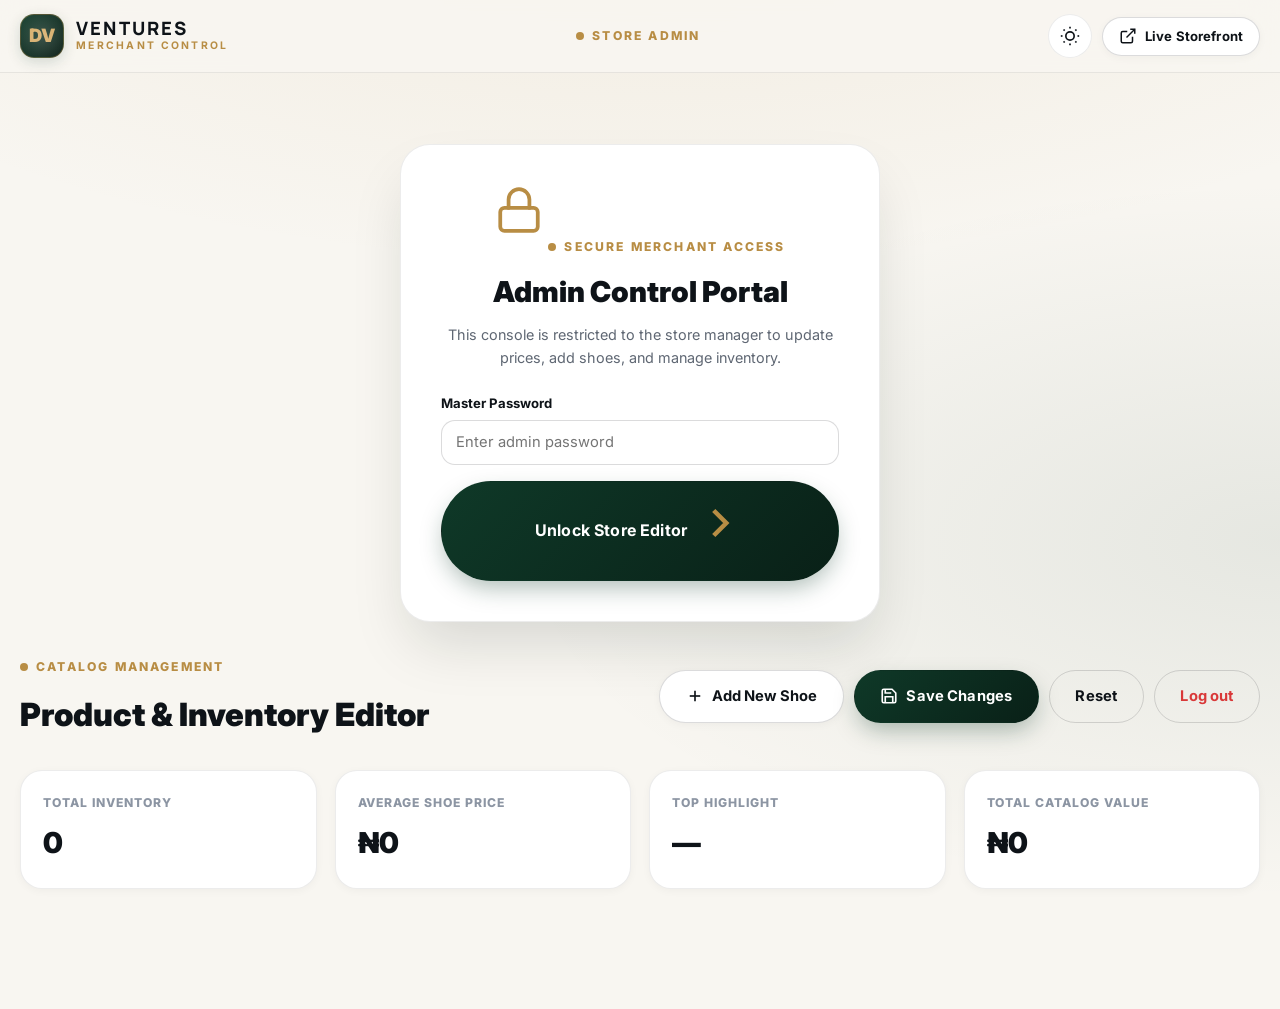
<file: admin.html>
<!DOCTYPE html>
<html lang="en">
  <head>
    <meta charset="UTF-8" />
    <meta name="viewport" content="width=device-width, initial-scale=1.0" />
    <title>Store Management Portal | DV Ventures</title>
    <link rel="preconnect" href="https://fonts.googleapis.com" />
    <link rel="preconnect" href="https://fonts.gstatic.com" crossorigin />
    <link
      href="https://fonts.googleapis.com/css2?family=Inter:wght@400;500;600;700;800;900&family=Manrope:wght@600;700;800;900&display=swap"
      rel="stylesheet"
    />
    <link rel="stylesheet" href="styles.css" />
  </head>
  <body class="theme-light">
    <header class="topbar">
      <div class="container topbar-inner">
        <a href="index.html" class="brand" aria-label="DV Ventures Home">
          <div class="brand-mark">DV</div>
          <div class="brand-info">
            <span class="brand-title">VENTURES</span>
            <span class="brand-subtitle">Merchant Control</span>
          </div>
        </a>

        <div class="cart-header-title">
          <span class="eyebrow" style="margin-bottom: 0;">Store Admin</span>
        </div>

        <nav class="header-actions" aria-label="Quick actions">
          <button id="themeToggle" class="icon-btn" type="button" aria-label="Toggle theme">
            <svg class="theme-icon-sun" viewBox="0 0 24 24" fill="none" stroke="currentColor" stroke-width="2">
              <circle cx="12" cy="12" r="5"></circle>
              <line x1="12" y1="1" x2="12" y2="3"></line>
              <line x1="12" y1="21" x2="12" y2="23"></line>
              <line x1="4.22" y1="4.22" x2="5.64" y2="5.64"></line>
              <line x1="18.36" y1="18.36" x2="19.78" y2="19.78"></line>
              <line x1="1" y1="12" x2="3" y2="12"></line>
              <line x1="21" y1="12" x2="23" y2="12"></line>
            </svg>
          </button>
          <a href="index.html" class="button button-secondary button-sm">
            <svg viewBox="0 0 24 24" fill="none" stroke="currentColor" stroke-width="2" width="16" height="16">
              <path d="M18 13v6a2 2 0 0 1-2 2H5a2 2 0 0 1-2-2V8a2 2 0 0 1 2-2h6"></path>
              <polyline points="15 3 21 3 21 9"></polyline>
              <line x1="10" y1="14" x2="21" y2="3"></line>
            </svg>
            <span>Live Storefront</span>
          </a>
        </nav>
      </div>
    </header>

    <main class="container admin-shell">
      <!-- Locked Access Panel -->
      <section id="adminAccessPanel" class="admin-access-panel hidden">
        <div class="admin-access-card">
          <svg viewBox="0 0 24 24" fill="none" stroke="currentColor" stroke-width="1.8" stroke-linecap="round" stroke-linejoin="round">
            <rect x="3" y="11" width="18" height="11" rx="2" ry="2"></rect>
            <path d="M7 11V7a5 5 0 0 1 10 0v4"></path>
          </svg>
          <span class="eyebrow">Secure Merchant Access</span>
          <h1>Admin Control Portal</h1>
          <p>This console is restricted to the store manager to update prices, add shoes, and manage inventory.</p>

          <form id="adminAccessForm" class="checkout-form">
            <div class="form-group" style="text-align: left;">
              <label for="adminPassword">Master Password</label>
              <input id="adminPassword" type="password" placeholder="Enter admin password" required autocomplete="current-password" />
            </div>
            <button class="button button-primary button-lg full" type="submit">
              <span>Unlock Store Editor</span>
              <svg viewBox="0 0 24 24" fill="none" stroke="currentColor" stroke-width="2.2" width="18" height="18">
                <polyline points="9 18 15 12 9 6"></polyline>
              </svg>
            </button>
          </form>
        </div>
      </section>

      <!-- Authenticated Dashboard -->
      <section id="adminDashboard" class="hidden">
        <div class="admin-toolbar">
          <div>
            <span class="eyebrow">Catalog Management</span>
            <h1>Product & Inventory Editor</h1>
          </div>
          <div class="admin-actions">
            <button id="openAddProductBtn" class="button button-secondary" type="button">
              <svg viewBox="0 0 24 24" fill="none" stroke="currentColor" stroke-width="2.2" width="16" height="16">
                <line x1="12" y1="5" x2="12" y2="19"></line>
                <line x1="5" y1="12" x2="19" y2="12"></line>
              </svg>
              <span>Add New Shoe</span>
            </button>
            <button id="saveStoreButton" class="button button-primary" type="button">
              <svg viewBox="0 0 24 24" fill="none" stroke="currentColor" stroke-width="2.2" width="16" height="16">
                <path d="M19 21H5a2 2 0 0 1-2-2V5a2 2 0 0 1 2-2h11l5 5v11a2 2 0 0 1-2 2z"></path>
                <polyline points="17 21 17 13 7 13 7 21"></polyline>
                <polyline points="7 3 7 8 15 8"></polyline>
              </svg>
              <span>Save Changes</span>
            </button>
            <button id="restoreDefaultButton" class="button button-outline" type="button">Reset</button>
            <button id="logoutAdminButton" class="button button-outline" type="button" style="color: var(--danger);">Log out</button>
          </div>
        </div>

        <!-- Metric KPI Cards -->
        <div class="admin-summary-grid">
          <article class="admin-summary-card">
            <span class="summary-label">Total Inventory</span>
            <strong id="adminProductCount">0</strong>
          </article>
          <article class="admin-summary-card">
            <span class="summary-label">Average Shoe Price</span>
            <strong id="adminAveragePrice">₦0</strong>
          </article>
          <article class="admin-summary-card">
            <span class="summary-label">Top Highlight</span>
            <strong id="adminTopTag">—</strong>
          </article>
          <article class="admin-summary-card">
            <span class="summary-label">Total Catalog Value</span>
            <strong id="adminTotalValue">₦0</strong>
          </article>
        </div>

        <!-- Product Editor Grid -->
        <section id="productEditorList" class="admin-editor-list"></section>
      </section>
    </main>

    <!-- ADD NEW SHOE MODAL -->
    <div id="addProductModalBackdrop" class="modal-backdrop" aria-hidden="true">
      <div class="checkout-modal-card" role="dialog" aria-modal="true">
        <button id="closeAddProductModal" class="modal-close" type="button" aria-label="Close modal">
          <svg viewBox="0 0 24 24" fill="none" stroke="currentColor" stroke-width="2.2">
            <line x1="18" y1="6" x2="6" y2="18"></line>
            <line x1="6" y1="6" x2="18" y2="18"></line>
          </svg>
        </button>

        <span class="eyebrow">Catalog Addition</span>
        <h2>Add New Footwear Style</h2>
        <p>Fill out the details below to add a brand-new shoe to your storefront catalog.</p>

        <form id="addProductForm" class="checkout-form">
          <div class="form-row">
            <div class="form-group">
              <label for="newShoeName">Shoe Model Name *</label>
              <input id="newShoeName" type="text" placeholder="e.g. Stealth Velocity X" required />
            </div>
            <div class="form-group">
              <label for="newShoeCategory">Category *</label>
              <select id="newShoeCategory" required>
                <option value="Running">Running</option>
                <option value="Lifestyle">Lifestyle</option>
                <option value="Sneakers">Sneakers</option>
                <option value="Sandals">Sandals</option>
                <option value="Formal">Formal</option>
              </select>
            </div>
          </div>

          <div class="form-row">
            <div class="form-group">
              <label for="newShoePrice">Selling Price (₦) *</label>
              <input id="newShoePrice" type="number" placeholder="28000" required />
            </div>
            <div class="form-group">
              <label for="newShoeOldPrice">Original / Was Price (₦)</label>
              <input id="newShoeOldPrice" type="number" placeholder="36000" />
            </div>
          </div>

          <div class="form-row">
            <div class="form-group">
              <label for="newShoeTag">Badge / Tag</label>
              <input id="newShoeTag" type="text" placeholder="e.g. New Arrival, Best seller" value="New" />
            </div>
            <div class="form-group">
              <label for="newShoeImageFile">Upload Image or URL</label>
              <input id="newShoeImageFile" type="file" accept="image/*" />
            </div>
          </div>

          <div class="form-group">
            <label for="newShoeDetail">Description & Details</label>
            <textarea id="newShoeDetail" rows="3" placeholder="Brief feature summary, materials, comfort tech..."></textarea>
          </div>

          <button class="button button-primary button-lg full" type="submit">
            <span>Publish To Storefront</span>
          </button>
        </form>
      </div>
    </div>

    <!-- TOAST CONTAINER -->
    <div id="toastContainer" class="toast-container"></div>

    <script src="script.js"></script>
  </body>
</html>
</file>
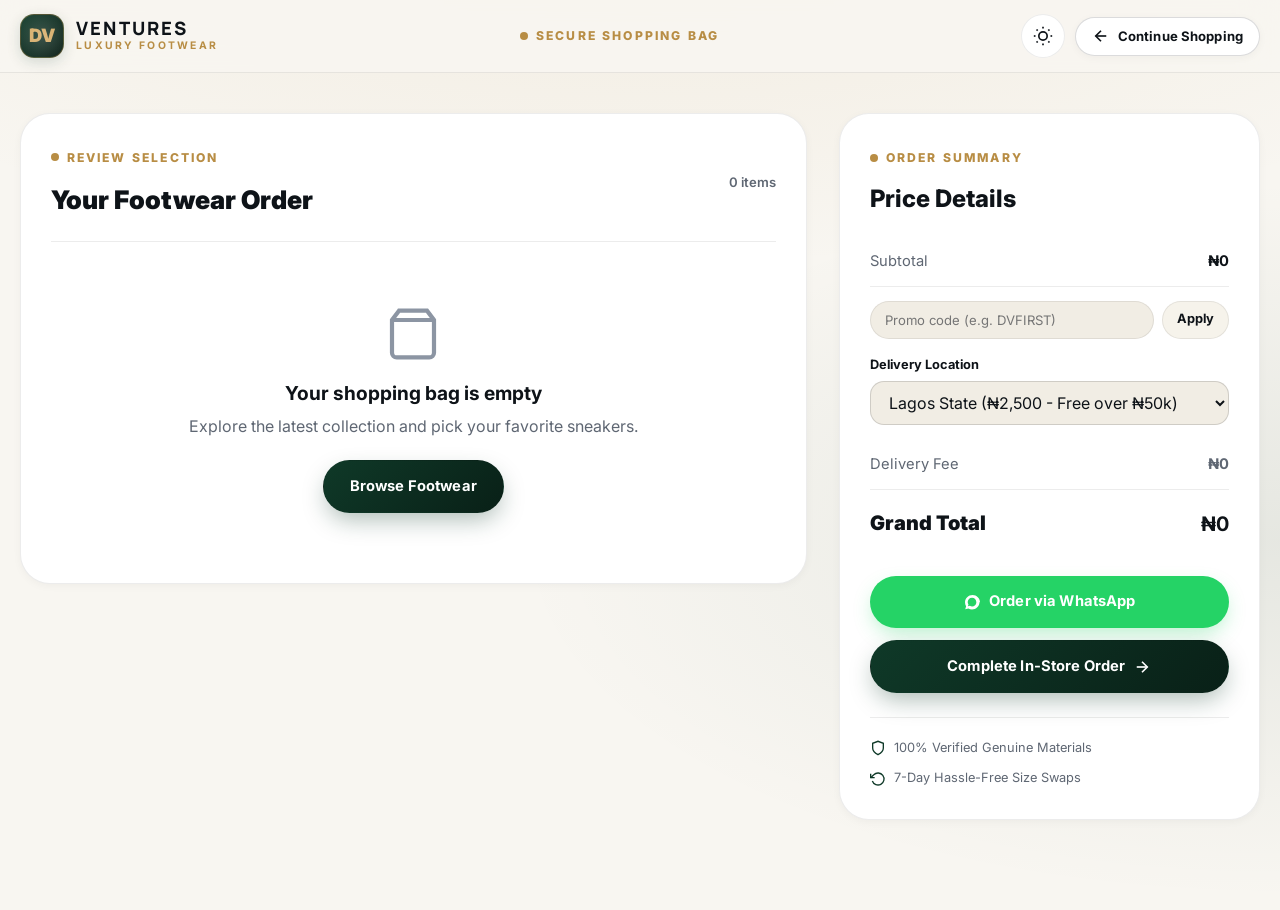
<file: cart.html>
<!DOCTYPE html>
<html lang="en">
  <head>
    <meta charset="UTF-8" />
    <meta name="viewport" content="width=device-width, initial-scale=1.0" />
    <title>Shopping Bag & Checkout | DV Ventures</title>
    <link rel="preconnect" href="https://fonts.googleapis.com" />
    <link rel="preconnect" href="https://fonts.gstatic.com" crossorigin />
    <link
      href="https://fonts.googleapis.com/css2?family=Inter:wght@400;500;600;700;800;900&family=Manrope:wght@600;700;800;900&display=swap"
      rel="stylesheet"
    />
    <link rel="stylesheet" href="styles.css" />
  </head>
  <body class="theme-light">
    <!-- Header -->
    <header class="topbar">
      <div class="container topbar-inner">
        <a href="index.html" class="brand" aria-label="DV Ventures Home">
          <div class="brand-mark">DV</div>
          <div class="brand-info">
            <span class="brand-title">VENTURES</span>
            <span class="brand-subtitle">Luxury Footwear</span>
          </div>
        </a>

        <div class="cart-header-title">
          <span class="eyebrow" style="margin-bottom: 0;">Secure Shopping Bag</span>
        </div>

        <nav class="header-actions" aria-label="Quick actions">
          <button id="themeToggle" class="icon-btn" type="button" aria-label="Toggle theme">
            <svg class="theme-icon-sun" viewBox="0 0 24 24" fill="none" stroke="currentColor" stroke-width="2">
              <circle cx="12" cy="12" r="5"></circle>
              <line x1="12" y1="1" x2="12" y2="3"></line>
              <line x1="12" y1="21" x2="12" y2="23"></line>
              <line x1="4.22" y1="4.22" x2="5.64" y2="5.64"></line>
              <line x1="18.36" y1="18.36" x2="19.78" y2="19.78"></line>
              <line x1="1" y1="12" x2="3" y2="12"></line>
              <line x1="21" y1="12" x2="23" y2="12"></line>
            </svg>
          </button>
          <a href="index.html" class="button button-secondary button-sm">
            <svg viewBox="0 0 24 24" fill="none" stroke="currentColor" stroke-width="2.2" width="16" height="16">
              <line x1="19" y1="12" x2="5" y2="12"></line>
              <polyline points="12 19 5 12 12 5"></polyline>
            </svg>
            <span>Continue Shopping</span>
          </a>
        </nav>
      </div>
    </header>

    <main class="container cart-page-shell">
      <div class="cart-page-layout">
        <!-- Left: Selected Items List -->
        <section class="cart-page-card">
          <div class="cart-page-header">
            <div>
              <span class="eyebrow">Review Selection</span>
              <h2>Your Footwear Order</h2>
            </div>
            <span id="cartPageCount" class="catalog-counter">0 items</span>
          </div>

          <div id="cartPageList" class="cart-page-list"></div>
        </section>

        <!-- Right: Order Summary & Checkout -->
        <aside class="cart-page-card checkout-card">
          <span class="eyebrow">Order Summary</span>
          <h3 style="font-size: 1.5rem; font-weight: 800; margin-bottom: 20px;">Price Details</h3>

          <div class="summary-row">
            <span>Subtotal</span>
            <strong id="cartPageSubtotal">₦0</strong>
          </div>

          <div id="cartPageDiscountRow" class="summary-row" style="color: var(--success); display: none;">
            <span>Discount (10% OFF)</span>
            <strong id="cartPageDiscount">-₦0</strong>
          </div>

          <!-- Promo Code Input -->
          <div style="margin: 14px 0;">
            <form id="cartPagePromoForm" class="cart-promo-form">
              <input id="cartPagePromoInput" type="text" placeholder="Promo code (e.g. DVFIRST)" />
              <button type="submit">Apply</button>
            </form>
          </div>

          <!-- Destination Selector -->
          <div class="delivery-select-wrap">
            <label for="deliveryDestination">Delivery Location</label>
            <select id="deliveryDestination">
              <option value="lagos">Lagos State (₦2,500 - Free over ₦50k)</option>
              <option value="abuja">Abuja FCT (₦4,000 - Free over ₦50k)</option>
              <option value="rivers">Rivers / Port Harcourt (₦4,500 - Free over ₦50k)</option>
              <option value="oyo">Oyo State / Ibadan (₦3,500 - Free over ₦50k)</option>
              <option value="kano">Kano & Northern Hubs (₦4,500 - Free over ₦50k)</option>
              <option value="other">Other States Nationwide (₦5,000 - Free over ₦50k)</option>
            </select>
          </div>

          <div class="summary-row">
            <span>Delivery Fee</span>
            <strong id="cartPageDelivery">₦0</strong>
          </div>

          <div class="summary-row total-line">
            <span>Grand Total</span>
            <strong id="cartPageFinal">₦0</strong>
          </div>

          <!-- Action Buttons -->
          <div style="display: flex; flex-direction: column; gap: 12px; margin-top: 24px;">
            <button id="cartPageWhatsAppBtn" class="button button-whatsapp full" type="button">
              <svg viewBox="0 0 24 24" fill="currentColor">
                <path d="M12.031 6.172c-3.181 0-5.767 2.586-5.768 5.766-.001 1.298.38 2.27 1.019 3.287l-.711 2.598 2.664-.699c.971.53 1.874.814 2.8.814 3.182 0 5.769-2.587 5.769-5.766 0-3.181-2.587-5.766-5.773-5.766zm9.969 5.766c0 5.514-4.486 10-10 10-1.748 0-3.385-.45-4.816-1.238l-4.184 1.098 1.121-4.091c-.888-1.493-1.421-3.238-1.421-5.105 0-5.514 4.486-10 10-10 5.514 0 10 4.486 10 10z"></path>
              </svg>
              <span>Order via WhatsApp</span>
            </button>
            <button id="openCheckoutModalBtn" class="button button-primary full" type="button">
              <span>Complete In-Store Order</span>
              <svg viewBox="0 0 24 24" fill="none" stroke="currentColor" stroke-width="2.2" width="18" height="18">
                <line x1="5" y1="12" x2="19" y2="12"></line>
                <polyline points="12 5 19 12 12 19"></polyline>
              </svg>
            </button>
          </div>

          <!-- Guarantee Badges -->
          <div style="margin-top: 24px; padding-top: 20px; border-top: 1px solid var(--line); display: grid; gap: 10px; font-size: 0.8rem; color: var(--text-muted);">
            <div style="display: flex; align-items: center; gap: 8px;">
              <svg width="16" height="16" viewBox="0 0 24 24" fill="none" stroke="var(--accent)" stroke-width="2"><path d="M12 22s8-4 8-10V5l-8-3-8 3v7c0 6 8 10 8 10z"></path></svg>
              <span>100% Verified Genuine Materials</span>
            </div>
            <div style="display: flex; align-items: center; gap: 8px;">
              <svg width="16" height="16" viewBox="0 0 24 24" fill="none" stroke="var(--accent)" stroke-width="2"><polyline points="1 4 1 10 7 10"></polyline><path d="M3.51 15a9 9 0 1 0 2.13-9.36L1 10"></path></svg>
              <span>7-Day Hassle-Free Size Swaps</span>
            </div>
          </div>
        </aside>
      </div>
    </main>

    <!-- IN-STORE CHECKOUT MODAL -->
    <div id="checkoutModalBackdrop" class="modal-backdrop" aria-hidden="true">
      <div class="checkout-modal-card" role="dialog" aria-modal="true">
        <button id="closeCheckoutModal" class="modal-close" type="button" aria-label="Close modal">
          <svg viewBox="0 0 24 24" fill="none" stroke="currentColor" stroke-width="2.2">
            <line x1="18" y1="6" x2="6" y2="18"></line>
            <line x1="6" y1="6" x2="18" y2="18"></line>
          </svg>
        </button>

        <span class="eyebrow">Delivery Information</span>
        <h2>Finalize Delivery Details</h2>
        <p>Enter your contact and delivery location so our Lagos logistics center can dispatch your footwear.</p>

        <form id="checkoutForm" class="checkout-form">
          <div class="form-row">
            <div class="form-group">
              <label for="custName">Full Name *</label>
              <input id="custName" type="text" placeholder="e.g. David Adeleke" required />
            </div>
            <div class="form-group">
              <label for="custPhone">Phone / WhatsApp Number *</label>
              <input id="custPhone" type="tel" placeholder="e.g. 08012345678" required />
            </div>
          </div>

          <div class="form-group">
            <label for="custAddress">Delivery Address *</label>
            <input id="custAddress" type="text" placeholder="Street name, house number, area / landmark" required />
          </div>

          <div class="form-row">
            <div class="form-group">
              <label for="custCity">City / Local Govt</label>
              <input id="custCity" type="text" placeholder="e.g. Lekki Phase 1" />
            </div>
            <div class="form-group">
              <label for="custState">State *</label>
              <select id="custState" required>
                <option value="Lagos">Lagos State</option>
                <option value="Abuja">Abuja FCT</option>
                <option value="Rivers">Rivers (Port Harcourt)</option>
                <option value="Oyo">Oyo (Ibadan)</option>
                <option value="Delta">Delta</option>
                <option value="Enugu">Enugu</option>
                <option value="Kano">Kano</option>
                <option value="Other">Other State</option>
              </select>
            </div>
          </div>

          <div class="form-group">
            <label for="custNotes">Special Delivery Instructions (Optional)</label>
            <textarea id="custNotes" rows="2" placeholder="e.g. Call before delivery, deliver in the morning"></textarea>
          </div>

          <button class="button button-primary button-lg full" type="submit">
            <span>Confirm & Dispatch Order</span>
            <svg viewBox="0 0 24 24" fill="none" stroke="currentColor" stroke-width="2.2" width="18" height="18">
              <polyline points="20 6 9 17 4 12"></polyline>
            </svg>
          </button>
        </form>
      </div>
    </div>

    <!-- TOAST CONTAINER -->
    <div id="toastContainer" class="toast-container"></div>

    <script src="script.js"></script>
  </body>
</html>
</file>
<file: styles.css>
/* ==========================================================================
   DV VENTURES — HIGH-END LUXURY FOOTWEAR DESIGN SYSTEM
   ========================================================================== */

:root {
  /* Color Palette — Luxury Modern Light */
  --bg: #f8f6f1;
  --bg-soft: #ffffff;
  --bg-alt: #f1ede4;
  --card: #ffffff;
  --card-alt: #f6f3eb;
  --text: #0e1318;
  --text-muted: #5f6773;
  --text-dim: #8c95a3;
  
  /* Brand Accents */
  --accent: #0f3928;
  --accent-light: #165239;
  --accent-soft: rgba(15, 57, 40, 0.08);
  --accent-glow: rgba(15, 57, 40, 0.16);
  --gold: #b88d44;
  --gold-light: #d4a75e;
  --gold-soft: rgba(184, 141, 68, 0.12);
  --gold-glow: rgba(184, 141, 68, 0.25);
  
  /* Status & Neutral */
  --danger: #d93838;
  --danger-soft: rgba(217, 56, 56, 0.1);
  --success: #1b8a5a;
  --success-soft: rgba(27, 138, 90, 0.1);
  --star: #f59e0b;
  --white: #ffffff;
  --line: rgba(14, 19, 24, 0.08);
  --line-strong: rgba(14, 19, 24, 0.15);
  
  /* Shadows & Elevations */
  --shadow-sm: 0 2px 8px rgba(0, 0, 0, 0.04);
  --shadow-md: 0 8px 24px -4px rgba(0, 0, 0, 0.06), 0 4px 12px -2px rgba(0, 0, 0, 0.03);
  --shadow-lg: 0 20px 40px -10px rgba(0, 0, 0, 0.08), 0 10px 20px -5px rgba(0, 0, 0, 0.04);
  --shadow-xl: 0 30px 60px -12px rgba(15, 25, 20, 0.15);
  --shadow-glow: 0 0 30px rgba(184, 141, 68, 0.2);

  /* Layout & Geometry */
  --radius-sm: 8px;
  --radius-md: 14px;
  --radius-lg: 22px;
  --radius-xl: 30px;
  --radius-pill: 9999px;
  --transition-fast: 0.18s cubic-bezier(0.16, 1, 0.3, 1);
  --transition-smooth: 0.3s cubic-bezier(0.16, 1, 0.3, 1);
}

body.theme-dark {
  /* Color Palette — Luxury Midnight Obsidian */
  --bg: #090c0f;
  --bg-soft: #101419;
  --bg-alt: #161c22;
  --card: #13181f;
  --card-alt: #1a222a;
  --text: #f0f4f8;
  --text-muted: #94a1b2;
  --text-dim: #626e7e;
  
  --accent: #2de08a;
  --accent-light: #52f0a1;
  --accent-soft: rgba(45, 224, 138, 0.12);
  --accent-glow: rgba(45, 224, 138, 0.25);
  --gold: #dfb56c;
  --gold-light: #eed093;
  --gold-soft: rgba(223, 181, 108, 0.15);
  --gold-glow: rgba(223, 181, 108, 0.3);
  
  --danger: #ff5c5c;
  --danger-soft: rgba(255, 92, 92, 0.15);
  --success: #2de08a;
  --success-soft: rgba(45, 224, 138, 0.15);
  --star: #fbbf24;
  --white: #ffffff;
  --line: rgba(240, 244, 248, 0.08);
  --line-strong: rgba(240, 244, 248, 0.15);
  
  --shadow-sm: 0 2px 8px rgba(0, 0, 0, 0.4);
  --shadow-md: 0 8px 24px -4px rgba(0, 0, 0, 0.5);
  --shadow-lg: 0 20px 40px -10px rgba(0, 0, 0, 0.6);
  --shadow-xl: 0 30px 60px -12px rgba(0, 0, 0, 0.8);
  --shadow-glow: 0 0 35px rgba(45, 224, 138, 0.18);
}

/* ==========================================================================
   RESET & GLOBAL BASICS
   ========================================================================== */

*, *::before, *::after {
  box-sizing: border-box;
  margin: 0;
  padding: 0;
}

html {
  scroll-behavior: smooth;
  font-size: 16px;
  -webkit-text-size-adjust: 100%;
  width: 100%;
  overflow-x: clip;
}

body {
  font-family: "Inter", -apple-system, BlinkMacSystemFont, "Segoe UI", Roboto, sans-serif;
  background-color: var(--bg);
  background-image: 
    radial-gradient(ellipse 80% 50% at 50% -20%, var(--gold-soft), transparent),
    radial-gradient(ellipse 60% 40% at 100% 60%, var(--accent-soft), transparent);
  background-attachment: fixed;
  color: var(--text);
  line-height: 1.6;
  min-height: 100vh;
  width: 100%;
  transition: background-color var(--transition-smooth), color var(--transition-smooth);
  overflow-x: clip;
}

* {
  -webkit-tap-highlight-color: transparent;
}

.android-device {
  -webkit-tap-highlight-color: transparent;
}

img {
  display: block;
  max-width: 100%;
  height: auto;
}

button, input, select, textarea {
  font: inherit;
  color: inherit;
}

button {
  cursor: pointer;
  border: none;
  background: none;
  touch-action: manipulation;
}

a {
  color: inherit;
  text-decoration: none;
}

ul, ol {
  list-style: none;
}

.container {
  width: min(1240px, calc(100% - 40px));
  margin: 0 auto;
}

/* ==========================================================================
   ANNOUNCEMENT STRIP
   ========================================================================== */

.announcement-bar {
  background: linear-gradient(90deg, #092017 0%, #0f3928 50%, #092017 100%);
  color: #eed093;
  padding: 9px 16px;
  font-size: 0.81rem;
  font-weight: 600;
  letter-spacing: 0.04em;
  border-bottom: 1px solid rgba(223, 181, 108, 0.2);
}

body.theme-dark .announcement-bar {
  background: linear-gradient(90deg, #050708 0%, #0d1e16 50%, #050708 100%);
  color: #dfb56c;
}

.announcement-inner {
  display: flex;
  align-items: center;
  justify-content: space-between;
  gap: 16px;
}

.announcement-text {
  display: flex;
  align-items: center;
  gap: 8px;
  margin: 0 auto;
}

.announcement-badge {
  display: inline-flex;
  align-items: center;
  background: var(--gold);
  color: #0f3928;
  font-size: 0.68rem;
  font-weight: 800;
  padding: 2px 7px;
  border-radius: var(--radius-pill);
  text-transform: uppercase;
  letter-spacing: 0.06em;
}

.announcement-link {
  color: #ffffff;
  text-decoration: underline;
  text-underline-offset: 3px;
  font-weight: 700;
  transition: opacity var(--transition-fast);
}

.announcement-link:hover {
  opacity: 0.85;
}

.announcement-contact {
  display: flex;
  align-items: center;
  gap: 6px;
  font-size: 0.76rem;
  color: #d1dbd6;
}

/* ==========================================================================
   TOPBAR / NAVBAR
   ========================================================================== */

.topbar {
  position: sticky;
  top: 0;
  z-index: 90;
  backdrop-filter: blur(18px);
  -webkit-backdrop-filter: blur(18px);
  background: rgba(248, 246, 241, 0.85);
  border-bottom: 1px solid var(--line);
  transition: background var(--transition-smooth), border-color var(--transition-smooth), box-shadow var(--transition-smooth);
}

body.theme-dark .topbar {
  background: rgba(9, 12, 15, 0.85);
}

.topbar.scrolled {
  box-shadow: var(--shadow-sm);
}

.topbar-inner {
  display: grid;
  grid-template-columns: auto 1fr auto;
  align-items: center;
  gap: 24px;
  padding: 14px 0;
}

/* Brand */
.brand {
  display: inline-flex;
  align-items: center;
  gap: 12px;
  text-decoration: none;
  user-select: none;
}

.brand-mark {
  display: flex;
  align-items: center;
  justify-content: center;
  width: 44px;
  height: 44px;
  border-radius: var(--radius-md);
  background: linear-gradient(135deg, var(--accent) 0%, #061a12 100%);
  color: var(--gold-light);
  font-weight: 900;
  font-size: 1.15rem;
  letter-spacing: -0.02em;
  box-shadow: 0 4px 14px var(--accent-glow);
  border: 1px solid rgba(223, 181, 108, 0.35);
  position: relative;
  overflow: hidden;
}

body.theme-dark .brand-mark {
  background: linear-gradient(135deg, #132e22 0%, #08140f 100%);
  border-color: rgba(45, 224, 138, 0.4);
  color: var(--accent);
}

.brand-mark::after {
  content: "";
  position: absolute;
  top: -50%;
  left: -50%;
  width: 200%;
  height: 200%;
  background: radial-gradient(circle, rgba(255,255,255,0.2) 0%, transparent 60%);
  transform: rotate(30deg);
  pointer-events: none;
}

.brand-info {
  display: flex;
  flex-direction: column;
}

.brand-title {
  font-family: "Manrope", "Inter", sans-serif;
  font-size: 1.15rem;
  font-weight: 900;
  letter-spacing: 0.12em;
  line-height: 1.1;
  color: var(--text);
}

.brand-subtitle {
  font-size: 0.65rem;
  font-weight: 700;
  letter-spacing: 0.22em;
  text-transform: uppercase;
  color: var(--gold);
}

/* Nav links */
.topbar-nav {
  display: flex;
  align-items: center;
  gap: 22px;
  margin-left: 12px;
}

.topbar-nav a {
  font-size: 0.9rem;
  font-weight: 600;
  color: var(--text-muted);
  transition: color var(--transition-fast);
  position: relative;
  padding: 6px 0;
}

.topbar-nav a:hover,
.topbar-nav a.active {
  color: var(--text);
}

.topbar-nav a.active::after {
  content: "";
  position: absolute;
  bottom: 0;
  left: 0;
  width: 100%;
  height: 2px;
  background: var(--accent);
  border-radius: 2px;
}

body.theme-dark .topbar-nav a.active::after {
  background: var(--accent);
}

.cart-header-title {
  display: flex;
  align-items: center;
  justify-content: center;
  text-align: center;
}

/* Search wrap */
.search-wrap {
  display: flex;
  align-items: center;
  gap: 10px;
  border: 1px solid var(--line-strong);
  border-radius: var(--radius-pill);
  background: var(--card);
  padding: 0 16px;
  height: 44px;
  box-shadow: var(--shadow-sm);
  transition: border-color var(--transition-fast), box-shadow var(--transition-fast), background var(--transition-fast);
  position: relative;
  max-width: 480px;
  margin: 0 auto;
  width: 100%;
}

.search-wrap:focus-within {
  border-color: var(--accent);
  box-shadow: 0 0 0 3px var(--accent-soft);
}

.search-icon {
  width: 18px;
  height: 18px;
  color: var(--text-dim);
  flex-shrink: 0;
}

.search-wrap input {
  width: 100%;
  border: none;
  outline: none;
  background: transparent;
  color: var(--text);
  font-size: 0.9rem;
  font-weight: 500;
}

.search-wrap input::placeholder {
  color: var(--text-dim);
}

.search-shortcut {
  font-size: 0.68rem;
  font-weight: 700;
  padding: 2px 6px;
  border-radius: 4px;
  background: var(--bg-alt);
  color: var(--text-muted);
  border: 1px solid var(--line);
}

/* Header Action Buttons */
.header-actions {
  display: flex;
  align-items: center;
  gap: 10px;
}

.icon-btn {
  display: inline-flex;
  align-items: center;
  justify-content: center;
  width: 44px;
  height: 44px;
  border-radius: var(--radius-pill);
  background: var(--card);
  border: 1px solid var(--line);
  color: var(--text);
  position: relative;
  transition: transform var(--transition-fast), border-color var(--transition-fast), background var(--transition-fast), color var(--transition-fast);
}

.icon-btn:hover {
  transform: translateY(-2px);
  border-color: var(--line-strong);
  background: var(--card-alt);
}

.icon-btn svg {
  width: 20px;
  height: 20px;
}

.icon-badge {
  position: absolute;
  top: -3px;
  right: -3px;
  display: inline-flex;
  align-items: center;
  justify-content: center;
  min-width: 18px;
  height: 18px;
  padding: 0 4px;
  border-radius: var(--radius-pill);
  background: var(--accent);
  color: var(--white);
  font-size: 0.68rem;
  font-weight: 800;
  box-shadow: 0 2px 6px rgba(0,0,0,0.2);
  transition: transform var(--transition-fast);
}

body.theme-dark .icon-badge {
  background: var(--accent);
  color: #090c0f;
}

.cart-pill-btn {
  display: inline-flex;
  align-items: center;
  gap: 10px;
  padding: 0 16px;
  height: 44px;
  border-radius: var(--radius-pill);
  background: var(--card);
  border: 1px solid var(--line);
  color: var(--text);
  font-weight: 700;
  font-size: 0.88rem;
  box-shadow: var(--shadow-sm);
  transition: all var(--transition-fast);
}

.cart-pill-btn:hover {
  transform: translateY(-2px);
  border-color: var(--accent);
  box-shadow: var(--shadow-md);
}

.cart-pill-btn svg {
  width: 18px;
  height: 18px;
}

.cart-badge {
  display: inline-flex;
  align-items: center;
  justify-content: center;
  min-width: 22px;
  height: 22px;
  padding: 0 6px;
  border-radius: var(--radius-pill);
  background: var(--accent);
  color: var(--white);
  font-size: 0.72rem;
  font-weight: 800;
}

body.theme-dark .cart-badge {
  background: var(--accent);
  color: #090c0f;
}

/* ==========================================================================
   BUTTONS & COMMON UI
   ========================================================================== */

.button {
  display: inline-flex;
  align-items: center;
  justify-content: center;
  gap: 8px;
  border-radius: var(--radius-pill);
  padding: 0.85rem 1.6rem;
  font-weight: 700;
  font-size: 0.92rem;
  letter-spacing: 0.01em;
  transition: all var(--transition-smooth);
  border: 1px solid transparent;
  user-select: none;
  white-space: nowrap;
}

.button svg {
  width: 18px;
  height: 18px;
  flex-shrink: 0;
}

.button-primary {
  background: linear-gradient(135deg, var(--accent) 0%, #092017 100%);
  color: #ffffff;
  box-shadow: 0 10px 24px -4px rgba(15, 57, 40, 0.35);
}

.button-primary:hover {
  transform: translateY(-2px);
  box-shadow: 0 14px 30px -4px rgba(15, 57, 40, 0.45);
  background: linear-gradient(135deg, var(--accent-light) 0%, #0d2e21 100%);
}

body.theme-dark .button-primary {
  background: linear-gradient(135deg, var(--accent) 0%, #157e4e 100%);
  color: #050c08;
  box-shadow: 0 10px 24px -4px rgba(45, 224, 138, 0.35);
}

body.theme-dark .button-primary:hover {
  background: linear-gradient(135deg, var(--accent-light) 0%, #209961 100%);
  box-shadow: 0 14px 30px -4px rgba(45, 224, 138, 0.5);
}

.button-secondary {
  background: var(--card);
  border-color: var(--line-strong);
  color: var(--text);
  box-shadow: var(--shadow-sm);
}

.button-secondary:hover {
  background: var(--card-alt);
  transform: translateY(-2px);
  border-color: var(--accent);
}

.button-whatsapp {
  background: #25d366;
  color: #ffffff;
  box-shadow: 0 8px 20px -4px rgba(37, 211, 102, 0.35);
}

.button-whatsapp:hover {
  background: #20ba59;
  transform: translateY(-2px);
  box-shadow: 0 12px 26px -4px rgba(37, 211, 102, 0.45);
  color: #ffffff;
}

.button-outline {
  background: transparent;
  border-color: var(--line-strong);
  color: var(--text);
}

.button-outline:hover {
  border-color: var(--accent);
  color: var(--accent);
}

.button-sm {
  padding: 0.5rem 1rem;
  font-size: 0.82rem;
}

.button-lg {
  padding: 1rem 2rem;
  font-size: 1rem;
}

.button.full {
  width: 100%;
}

.eyebrow {
  display: inline-flex;
  align-items: center;
  gap: 8px;
  color: var(--gold);
  font-size: 0.76rem;
  font-weight: 800;
  letter-spacing: 0.18em;
  text-transform: uppercase;
  margin-bottom: 12px;
}

.eyebrow::before {
  content: "";
  display: inline-block;
  width: 8px;
  height: 8px;
  border-radius: 50%;
  background: currentColor;
}

/* ==========================================================================
   HERO SECTION
   ========================================================================== */

.hero-banner {
  display: grid;
  grid-template-columns: 1.15fr 0.85fr;
  align-items: center;
  gap: 40px;
  padding: 50px 0 30px;
  position: relative;
}

.hero-copy {
  display: flex;
  flex-direction: column;
  gap: 16px;
}

.hero-copy h1 {
  font-family: "Manrope", "Inter", sans-serif;
  font-size: clamp(2.4rem, 6vw, 5.2rem);
  line-height: 1.0;
  font-weight: 900;
  letter-spacing: -0.05em;
  color: var(--text);
}

.hero-copy h1 .highlight {
  color: transparent;
  background: linear-gradient(135deg, var(--accent) 0%, var(--gold) 100%);
  -webkit-background-clip: text;
  background-clip: text;
}

body.theme-dark .hero-copy h1 .highlight {
  background: linear-gradient(135deg, var(--accent) 0%, var(--gold-light) 100%);
  -webkit-background-clip: text;
  background-clip: text;
}

.hero-copy p {
  color: var(--text-muted);
  font-size: 1.1rem;
  line-height: 1.7;
  max-width: 540px;
}

.hero-actions {
  display: flex;
  align-items: center;
  gap: 14px;
  flex-wrap: wrap;
  margin-top: 10px;
}

.hero-trust {
  display: flex;
  align-items: center;
  gap: 20px;
  margin-top: 18px;
  padding-top: 20px;
  border-top: 1px solid var(--line);
}

.trust-item {
  display: flex;
  align-items: center;
  gap: 10px;
}

.trust-avatar-group {
  display: flex;
  align-items: center;
}

.trust-avatar {
  width: 32px;
  height: 32px;
  border-radius: 50%;
  border: 2px solid var(--card);
  margin-left: -8px;
  background: var(--card-alt);
  display: flex;
  align-items: center;
  justify-content: center;
  font-size: 0.72rem;
  font-weight: 800;
  color: var(--accent);
}

.trust-avatar:first-child {
  margin-left: 0;
}

.trust-copy {
  display: flex;
  flex-direction: column;
}

.trust-copy strong {
  font-size: 0.85rem;
  line-height: 1.2;
}

.trust-copy span {
  font-size: 0.72rem;
  color: var(--text-muted);
}

/* Hero Spotlight */
.hero-spotlight {
  display: flex;
  justify-content: center;
  position: relative;
}

.hero-spotlight::before {
  content: "";
  position: absolute;
  width: 380px;
  height: 380px;
  background: radial-gradient(circle, var(--gold-soft) 0%, transparent 70%);
  top: 50%;
  left: 50%;
  transform: translate(-50%, -50%);
  border-radius: 50%;
  filter: blur(40px);
  z-index: 0;
  pointer-events: none;
}

.spotlight-card {
  position: relative;
  z-index: 1;
  width: min(100%, 460px);
  padding: 24px;
  background: var(--card);
  border: 1px solid var(--line);
  border-radius: var(--radius-xl);
  box-shadow: var(--shadow-xl);
  backdrop-filter: blur(12px);
  transition: transform var(--transition-smooth), box-shadow var(--transition-smooth);
}

.spotlight-card:hover {
  transform: translateY(-4px);
  box-shadow: 0 35px 70px -15px rgba(15, 57, 40, 0.2);
}

.spotlight-badge-row {
  display: flex;
  align-items: center;
  justify-content: space-between;
  margin-bottom: 16px;
}

.spotlight-badge {
  display: inline-flex;
  align-items: center;
  gap: 6px;
  padding: 5px 12px;
  background: var(--gold-soft);
  color: var(--gold);
  border-radius: var(--radius-pill);
  font-size: 0.74rem;
  font-weight: 800;
  text-transform: uppercase;
  letter-spacing: 0.08em;
}

.spotlight-rating {
  display: flex;
  align-items: center;
  gap: 4px;
  font-size: 0.82rem;
  font-weight: 700;
  color: var(--text);
}

.spotlight-rating svg {
  width: 16px;
  height: 16px;
  fill: var(--star);
  color: var(--star);
}

.spotlight-img-wrap {
  width: 100%;
  height: 340px;
  border-radius: var(--radius-lg);
  overflow: hidden;
  background: var(--card-alt);
  position: relative;
}

.spotlight-img-wrap img {
  width: 100%;
  height: 100%;
  object-fit: cover;
  transition: transform 0.6s cubic-bezier(0.16, 1, 0.3, 1);
}

.spotlight-card:hover .spotlight-img-wrap img {
  transform: scale(1.05);
}

.spotlight-meta {
  margin-top: 20px;
  display: flex;
  align-items: flex-end;
  justify-content: space-between;
  gap: 16px;
}

.spotlight-meta-left h3 {
  font-size: 1.35rem;
  font-weight: 800;
  margin-bottom: 4px;
}

.spotlight-meta-left p {
  color: var(--text-muted);
  font-size: 0.85rem;
}

.spotlight-price {
  text-align: right;
}

.spotlight-price .current {
  font-size: 1.5rem;
  font-weight: 900;
  color: var(--accent);
  display: block;
}

body.theme-dark .spotlight-price .current {
  color: var(--accent);
}

.spotlight-price .old {
  font-size: 0.82rem;
  color: var(--text-dim);
  text-decoration: line-through;
}

.spotlight-quick-add {
  margin-top: 18px;
  display: grid;
  grid-template-columns: 1fr auto;
  gap: 10px;
}

/* ==========================================================================
   PROMO / TRUST STRIP
   ========================================================================== */

.promo-strip {
  display: grid;
  grid-template-columns: repeat(4, 1fr);
  gap: 16px;
  margin-top: 40px;
  padding: 24px;
  border-radius: var(--radius-lg);
  background: var(--card);
  border: 1px solid var(--line);
  box-shadow: var(--shadow-md);
}

.promo-item {
  display: flex;
  align-items: flex-start;
  gap: 14px;
}

.promo-icon-wrap {
  width: 44px;
  height: 44px;
  border-radius: var(--radius-md);
  background: var(--accent-soft);
  color: var(--accent);
  display: flex;
  align-items: center;
  justify-content: center;
  flex-shrink: 0;
}

body.theme-dark .promo-icon-wrap {
  background: var(--accent-soft);
  color: var(--accent);
}

.promo-icon-wrap svg {
  width: 22px;
  height: 22px;
}

.promo-text strong {
  display: block;
  font-size: 0.92rem;
  font-weight: 700;
  color: var(--text);
  margin-bottom: 2px;
}

.promo-text span {
  font-size: 0.78rem;
  color: var(--text-muted);
  line-height: 1.4;
}

/* ==========================================================================
   CATALOG CONTROLS (Categories, Sort, Filter)
   ========================================================================== */

.catalog-section {
  margin-top: 70px;
  scroll-margin-top: 80px;
}

.section-head {
  display: flex;
  align-items: flex-end;
  justify-content: space-between;
  gap: 20px;
  margin-bottom: 28px;
}

.section-head h2 {
  font-family: "Manrope", "Inter", sans-serif;
  font-size: clamp(2rem, 3.5vw, 2.8rem);
  font-weight: 900;
  letter-spacing: -0.04em;
  color: var(--text);
}

.section-head-subtitle {
  color: var(--text-muted);
  font-size: 0.95rem;
  margin-top: 4px;
}

.catalog-toolbar {
  display: flex;
  flex-direction: column;
  gap: 16px;
  margin-bottom: 30px;
  background: var(--card);
  border: 1px solid var(--line);
  border-radius: var(--radius-lg);
  padding: 16px 20px;
  box-shadow: var(--shadow-sm);
}

.toolbar-top {
  display: flex;
  align-items: center;
  justify-content: space-between;
  gap: 16px;
  flex-wrap: wrap;
}

.categories-bar {
  display: flex;
  align-items: center;
  gap: 8px;
  flex-wrap: wrap;
}

.category-chip {
  display: inline-flex;
  align-items: center;
  gap: 6px;
  padding: 7px 16px;
  border-radius: var(--radius-pill);
  font-size: 0.84rem;
  font-weight: 600;
  background: var(--bg-alt);
  color: var(--text-muted);
  border: 1px solid transparent;
  transition: all var(--transition-fast);
}

.category-chip:hover {
  color: var(--text);
  background: var(--card-alt);
  border-color: var(--line);
}

.category-chip.active {
  background: var(--accent);
  color: #ffffff;
  border-color: transparent;
  box-shadow: 0 4px 12px var(--accent-glow);
}

body.theme-dark .category-chip.active {
  background: var(--accent);
  color: #090c0f;
  box-shadow: 0 4px 12px var(--accent-glow);
}

.category-count {
  font-size: 0.7rem;
  opacity: 0.8;
  padding: 1px 6px;
  border-radius: 10px;
  background: rgba(0,0,0,0.15);
}

.category-chip.active .category-count {
  background: rgba(255,255,255,0.25);
  color: #ffffff;
}

body.theme-dark .category-chip.active .category-count {
  background: rgba(0,0,0,0.25);
  color: #090c0f;
}

/* Secondary filters (Price Presets + Sort) */
.toolbar-bottom {
  display: flex;
  align-items: center;
  justify-content: space-between;
  gap: 16px;
  flex-wrap: wrap;
  padding-top: 14px;
  border-top: 1px solid var(--line);
}

.price-presets {
  display: flex;
  align-items: center;
  gap: 8px;
  flex-wrap: wrap;
}

.filter-label {
  font-size: 0.78rem;
  font-weight: 700;
  text-transform: uppercase;
  letter-spacing: 0.08em;
  color: var(--text-dim);
}

.price-chip {
  padding: 4px 12px;
  border-radius: var(--radius-pill);
  font-size: 0.78rem;
  font-weight: 600;
  background: transparent;
  color: var(--text-muted);
  border: 1px solid var(--line);
  transition: all var(--transition-fast);
}

.price-chip:hover,
.price-chip.active {
  background: var(--card-alt);
  color: var(--text);
  border-color: var(--accent);
}

.price-chip.active {
  font-weight: 700;
  border-color: var(--accent);
  background: var(--accent-soft);
  color: var(--accent);
}

.sort-and-meta {
  display: flex;
  align-items: center;
  gap: 12px;
  margin-left: auto;
}

.catalog-counter {
  font-size: 0.82rem;
  font-weight: 600;
  color: var(--text-muted);
}

.sort-select-wrap {
  position: relative;
  display: flex;
  align-items: center;
}

.sort-select {
  appearance: none;
  background: var(--card);
  border: 1px solid var(--line);
  border-radius: var(--radius-pill);
  padding: 6px 32px 6px 14px;
  font-size: 0.82rem;
  font-weight: 600;
  color: var(--text);
  cursor: pointer;
  outline: none;
  transition: border-color var(--transition-fast);
}

.sort-select:focus {
  border-color: var(--accent);
}

.sort-select-wrap svg {
  position: absolute;
  right: 12px;
  width: 14px;
  height: 14px;
  color: var(--text-dim);
  pointer-events: none;
}

/* ==========================================================================
   PRODUCT GRID & CARDS
   ========================================================================== */

.product-grid {
  display: grid;
  grid-template-columns: repeat(4, minmax(0, 1fr));
  gap: clamp(14px, 2.5vw, 24px);
}

.product-card {
  background: var(--card);
  border: 1px solid var(--line);
  border-radius: var(--radius-lg);
  overflow: hidden;
  box-shadow: var(--shadow-sm);
  display: flex;
  flex-direction: column;
  position: relative;
  transition: transform var(--transition-smooth), box-shadow var(--transition-smooth), border-color var(--transition-smooth);
}

.product-card:hover {
  transform: translateY(-10px) scale(1.01);
  box-shadow: var(--shadow-lg);
  border-color: var(--line-strong);
}

body.theme-dark .product-card:hover {
  border-color: var(--accent);
  box-shadow: 0 20px 40px -10px rgba(0,0,0,0.6), 0 0 0 1px var(--accent), 0 0 28px var(--accent-glow);
}

/* Image Container & Quick Actions */
.product-image-wrap {
  position: relative;
  width: 100%;
  height: 290px;
  background: var(--card-alt);
  overflow: hidden;
}

.product-image-wrap img {
  width: 100%;
  height: 100%;
  object-fit: cover;
  transition: transform 0.5s cubic-bezier(0.16, 1, 0.3, 1);
}

.product-card:hover .product-image-wrap img {
  transform: scale(1.06);
}

.product-tag {
  position: absolute;
  top: 14px;
  left: 14px;
  padding: 4px 10px;
  border-radius: var(--radius-pill);
  background: rgba(255, 255, 255, 0.9);
  backdrop-filter: blur(8px);
  color: var(--accent);
  font-weight: 800;
  font-size: 0.7rem;
  letter-spacing: 0.08em;
  text-transform: uppercase;
  box-shadow: 0 2px 8px rgba(0,0,0,0.1);
  z-index: 2;
}

body.theme-dark .product-tag {
  background: rgba(19, 24, 31, 0.9);
  color: var(--accent);
}

/* Quick Action Overlay Buttons */
.card-quick-actions {
  position: absolute;
  top: 14px;
  right: 14px;
  display: flex;
  flex-direction: column;
  gap: 8px;
  z-index: 2;
}

.quick-action-btn {
  width: 36px;
  height: 36px;
  border-radius: 50%;
  background: rgba(255, 255, 255, 0.9);
  backdrop-filter: blur(8px);
  border: 1px solid rgba(0,0,0,0.06);
  color: var(--text);
  display: flex;
  align-items: center;
  justify-content: center;
  box-shadow: 0 4px 10px rgba(0,0,0,0.1);
  transition: all var(--transition-fast);
}

body.theme-dark .quick-action-btn {
  background: rgba(19, 24, 31, 0.9);
  border-color: rgba(255,255,255,0.1);
  color: var(--text);
}

.quick-action-btn:hover {
  transform: scale(1.1);
  background: #ffffff;
  color: var(--accent);
}

body.theme-dark .quick-action-btn:hover {
  background: #25303c;
  color: var(--accent);
}

.quick-action-btn.active {
  color: var(--danger);
  fill: var(--danger);
}

.quick-action-btn svg {
  width: 17px;
  height: 17px;
}

/* Card Body */
.product-body {
  padding: 18px;
  display: flex;
  flex-direction: column;
  flex: 1;
}

.product-meta {
  display: flex;
  align-items: center;
  justify-content: space-between;
  gap: 10px;
  margin-bottom: 6px;
}

.product-category {
  font-size: 0.74rem;
  font-weight: 700;
  text-transform: uppercase;
  letter-spacing: 0.1em;
  color: var(--gold);
}

.product-rating {
  display: flex;
  align-items: center;
  gap: 4px;
  font-size: 0.78rem;
  font-weight: 700;
  color: var(--text-muted);
}

.product-rating svg {
  width: 13px;
  height: 13px;
  fill: var(--star);
  color: var(--star);
}

.product-title {
  font-size: 1.15rem;
  font-weight: 800;
  color: var(--text);
  margin-bottom: 6px;
  line-height: 1.25;
  cursor: pointer;
  transition: color var(--transition-fast);
}

.product-title:hover {
  color: var(--accent);
}

.product-detail {
  font-size: 0.84rem;
  color: var(--text-muted);
  line-height: 1.5;
  margin-bottom: 14px;
  display: -webkit-box;
  -webkit-line-clamp: 2;
  -webkit-box-orient: vertical;
  overflow: hidden;
  min-height: 40px;
}

/* Size preview chips on card */
.product-sizes-preview {
  display: flex;
  align-items: center;
  gap: 6px;
  margin-bottom: 14px;
}

.product-sizes-preview span {
  font-size: 0.7rem;
  font-weight: 600;
  color: var(--text-dim);
}

.size-preview-chip {
  padding: 2px 6px;
  border-radius: 4px;
  font-size: 0.7rem;
  font-weight: 700;
  background: var(--bg-alt);
  color: var(--text-muted);
}

/* Card Foot */
.product-foot {
  display: flex;
  align-items: center;
  justify-content: space-between;
  gap: 12px;
  margin-top: auto;
  padding-top: 14px;
  border-top: 1px solid var(--line);
}

.price-stack {
  display: flex;
  flex-direction: column;
}

.current-price {
  font-size: 1.25rem;
  font-weight: 900;
  color: var(--text);
  line-height: 1.1;
}

.price-sub-row {
  display: flex;
  align-items: center;
  gap: 6px;
}

.old-price {
  font-size: 0.78rem;
  color: var(--text-dim);
  text-decoration: line-through;
}

.discount-tag {
  font-size: 0.68rem;
  font-weight: 800;
  color: var(--danger);
  background: var(--danger-soft);
  padding: 1px 5px;
  border-radius: 4px;
}

.add-cart-btn {
  display: inline-flex;
  align-items: center;
  justify-content: center;
  gap: 6px;
  padding: 8px 16px;
  border-radius: var(--radius-pill);
  background: var(--accent);
  color: #ffffff;
  font-weight: 700;
  font-size: 0.85rem;
  transition: all var(--transition-fast);
}

body.theme-dark .add-cart-btn {
  background: var(--accent);
  color: #090c0f;
}

.add-cart-btn:hover {
  transform: translateY(-3px) scale(1.03);
  filter: brightness(1.12);
  box-shadow: 0 6px 20px var(--accent-glow), 0 0 0 3px var(--accent-soft);
}

.add-cart-btn svg {
  width: 15px;
  height: 15px;
}

/* Empty State in Grid */
.catalog-empty-state {
  grid-column: 1 / -1;
  text-align: center;
  padding: 60px 20px;
  background: var(--card);
  border: 1px solid var(--line);
  border-radius: var(--radius-lg);
}

.catalog-empty-state svg {
  width: 48px;
  height: 48px;
  color: var(--text-dim);
  margin-bottom: 16px;
}

.catalog-empty-state h3 {
  font-size: 1.3rem;
  margin-bottom: 8px;
}

.catalog-empty-state p {
  color: var(--text-muted);
  max-width: 400px;
  margin: 0 auto 20px;
}

/* ==========================================================================
   PRICING / PROPOSAL SECTION
   ========================================================================== */

.pricing-section {
  margin-top: 90px;
  padding: 60px 0;
  position: relative;
}

.pricing-intro {
  text-align: center;
  max-width: 640px;
  margin: 0 auto 48px;
}

.pricing-grid {
  display: grid;
  grid-template-columns: repeat(4, 1fr);
  gap: 20px;
}

.pricing-card {
  padding: 30px 24px;
  border-radius: var(--radius-xl);
  background: var(--card);
  border: 1px solid var(--line);
  box-shadow: var(--shadow-md);
  display: flex;
  flex-direction: column;
  position: relative;
  transition: transform var(--transition-smooth), box-shadow var(--transition-smooth);
}

.pricing-card:hover {
  transform: translateY(-6px);
  box-shadow: var(--shadow-xl);
}

.pricing-card.featured {
  background: linear-gradient(180deg, var(--accent-soft) 0%, var(--card) 100%);
  border-color: var(--accent);
  box-shadow: var(--shadow-lg), 0 0 0 2px var(--accent-glow);
}

.pricing-badge-popular {
  position: absolute;
  top: -12px;
  left: 50%;
  transform: translateX(-50%);
  background: var(--accent);
  color: #ffffff;
  font-size: 0.72rem;
  font-weight: 800;
  text-transform: uppercase;
  letter-spacing: 0.08em;
  padding: 3px 12px;
  border-radius: var(--radius-pill);
  box-shadow: 0 4px 10px var(--accent-glow);
}

body.theme-dark .pricing-badge-popular {
  color: #090c0f;
}

.pricing-chip {
  display: inline-flex;
  align-self: flex-start;
  padding: 4px 10px;
  border-radius: var(--radius-pill);
  background: var(--gold-soft);
  color: var(--gold);
  font-size: 0.72rem;
  font-weight: 800;
  letter-spacing: 0.08em;
  text-transform: uppercase;
  margin-bottom: 16px;
}

.pricing-card h3 {
  font-size: 1.4rem;
  font-weight: 800;
  margin-bottom: 8px;
}

.pricing-price {
  font-size: 2.2rem;
  font-weight: 900;
  color: var(--text);
  letter-spacing: -0.04em;
  margin-bottom: 20px;
  padding-bottom: 18px;
  border-bottom: 1px solid var(--line);
}

.pricing-features {
  display: flex;
  flex-direction: column;
  gap: 12px;
  margin-bottom: 24px;
  flex: 1;
}

.pricing-features li {
  display: flex;
  align-items: flex-start;
  gap: 10px;
  font-size: 0.88rem;
  color: var(--text-muted);
  line-height: 1.45;
}

.pricing-features li svg {
  width: 17px;
  height: 17px;
  color: var(--accent);
  flex-shrink: 0;
  margin-top: 2px;
}

/* Total Investment Box */
.total-box {
  display: flex;
  align-items: center;
  justify-content: space-between;
  gap: 24px;
  margin-top: 36px;
  padding: 28px 36px;
  border-radius: var(--radius-xl);
  background: linear-gradient(135deg, var(--card) 0%, var(--card-alt) 100%);
  border: 1px solid var(--line);
  box-shadow: var(--shadow-lg);
}

.total-copy span {
  display: block;
  color: var(--gold);
  font-size: 0.78rem;
  font-weight: 800;
  letter-spacing: 0.16em;
  text-transform: uppercase;
  margin-bottom: 4px;
}

.total-copy strong {
  font-size: clamp(2.2rem, 4vw, 3.2rem);
  font-weight: 900;
  letter-spacing: -0.05em;
  color: var(--text);
}

.total-actions {
  display: flex;
  align-items: center;
  gap: 14px;
}

/* ==========================================================================
   TESTIMONIALS & SOCIAL PROOF
   ========================================================================== */

.testimonials-section {
  margin-top: 90px;
  padding: 40px 0;
}

.testimonials-grid {
  display: grid;
  grid-template-columns: repeat(3, 1fr);
  gap: 24px;
}

.testimonial-card {
  padding: 28px;
  border-radius: var(--radius-lg);
  background: var(--card);
  border: 1px solid var(--line);
  box-shadow: var(--shadow-sm);
  display: flex;
  flex-direction: column;
  justify-content: space-between;
  gap: 18px;
  transition: transform var(--transition-smooth);
}

.testimonial-card:hover {
  transform: translateY(-4px);
  box-shadow: var(--shadow-md);
}

.testimonial-rating {
  display: flex;
  gap: 3px;
}

.testimonial-rating svg {
  width: 16px;
  height: 16px;
  fill: var(--star);
  color: var(--star);
}

.testimonial-quote {
  font-size: 0.95rem;
  line-height: 1.6;
  color: var(--text);
  font-style: italic;
}

.testimonial-author {
  display: flex;
  align-items: center;
  gap: 12px;
}

.author-avatar {
  width: 42px;
  height: 42px;
  border-radius: 50%;
  background: var(--accent-soft);
  color: var(--accent);
  font-weight: 800;
  display: flex;
  align-items: center;
  justify-content: center;
  font-size: 0.9rem;
}

.author-info strong {
  display: block;
  font-size: 0.9rem;
}

.author-info span {
  font-size: 0.76rem;
  color: var(--text-muted);
}

/* ==========================================================================
   PREMIUM BRAND / FAQ SECTION
   ========================================================================== */

.brand-pro-section {
  margin-top: 90px;
}

.stats-band {
  display: grid;
  grid-template-columns: repeat(4, minmax(0, 1fr));
  gap: 18px;
  margin-bottom: 30px;
}

.stat-item {
  background: var(--card);
  border: 1px solid var(--line);
  border-radius: var(--radius-lg);
  padding: 24px 18px;
  text-align: center;
  box-shadow: var(--shadow-sm);
}

.stat-item strong {
  display: block;
  font-size: clamp(1.8rem, 4vw, 2.5rem);
  font-weight: 900;
  letter-spacing: -0.06em;
  margin-bottom: 8px;
  color: var(--text);
}

.stat-item span {
  color: var(--text-muted);
  font-size: 0.82rem;
}

.brand-story-grid {
  display: grid;
  grid-template-columns: 1.3fr 1fr 1fr 1fr;
  gap: 18px;
}

.story-card {
  background: var(--card);
  border: 1px solid var(--line);
  border-radius: var(--radius-xl);
  padding: 26px 22px;
  box-shadow: var(--shadow-sm);
}

.story-card-featured {
  background: linear-gradient(180deg, var(--accent-soft) 0%, var(--card) 100%);
  border-color: var(--accent);
}

.story-card h2 {
  font-size: clamp(2rem, 3vw, 2.5rem);
  line-height: 1.08;
  letter-spacing: -0.05em;
  margin: 12px 0 18px;
}

.story-card p {
  color: var(--text-muted);
  line-height: 1.65;
}

.story-list {
  list-style: none;
  padding: 0;
  margin: 18px 0 0;
  display: flex;
  flex-direction: column;
  gap: 10px;
}

.story-list li {
  position: relative;
  padding-left: 22px;
  color: var(--text);
  font-weight: 600;
}

.story-list li::before {
  content: '•';
  position: absolute;
  left: 0;
  color: var(--accent);
  font-size: 1.2rem;
}

.mini-icon {
  display: inline-flex;
  align-items: center;
  justify-content: center;
  width: 40px;
  height: 40px;
  border-radius: 12px;
  background: var(--gold-soft);
  color: var(--gold);
  font-weight: 800;
  margin-bottom: 12px;
}

.story-card h3 {
  font-size: 1.25rem;
  margin-bottom: 10px;
}

.faq-section {
  margin-top: 90px;
}

.faq-list {
  display: grid;
  gap: 16px;
}

.faq-list details {
  background: var(--card);
  border: 1px solid var(--line);
  border-radius: var(--radius-lg);
  padding: 18px 20px;
  box-shadow: var(--shadow-sm);
}

.faq-list summary {
  cursor: pointer;
  list-style: none;
  font-weight: 700;
  color: var(--text);
  display: flex;
  align-items: center;
  justify-content: space-between;
  gap: 16px;
}

.faq-list summary::-webkit-details-marker {
  display: none;
}

.faq-list summary::after {
  content: '+';
  font-size: 1.3rem;
  color: var(--accent);
}

.faq-list details[open] summary::after {
  content: '−';
}

.faq-list p {
  color: var(--text-muted);
  margin-top: 12px;
  line-height: 1.6;
}

/* ==========================================================================
   FOOTER
   ========================================================================== */

.site-footer {
  margin-top: 100px;
  border-top: 1px solid var(--line);
  background: var(--card);
  padding: 60px 0 30px;
}

.footer-top {
  display: grid;
  grid-template-columns: 1.5fr 1fr 1fr 1fr;
  gap: 40px;
  padding-bottom: 40px;
  border-bottom: 1px solid var(--line);
}

.footer-brand p {
  color: var(--text-muted);
  font-size: 0.9rem;
  line-height: 1.6;
  margin-top: 14px;
  max-width: 320px;
}

.footer-col h4 {
  font-size: 0.92rem;
  font-weight: 800;
  text-transform: uppercase;
  letter-spacing: 0.08em;
  margin-bottom: 16px;
  color: var(--text);
}

.footer-links {
  display: flex;
  flex-direction: column;
  gap: 10px;
}

.footer-links a {
  color: var(--text-muted);
  font-size: 0.88rem;
  transition: color var(--transition-fast);
}

.footer-links a:hover {
  color: var(--accent);
}

.footer-bottom {
  display: flex;
  align-items: center;
  justify-content: space-between;
  gap: 20px;
  padding-top: 28px;
  font-size: 0.82rem;
  color: var(--text-muted);
}

/* ==========================================================================
   SLIDE-OUT CART PANEL / DRAWER
   ========================================================================== */

.cart-panel-backdrop {
  position: fixed;
  inset: 0;
  background: rgba(0, 0, 0, 0.45);
  backdrop-filter: blur(4px);
  z-index: 95;
  display: none;
  opacity: 0;
  pointer-events: none;
  transition: opacity var(--transition-smooth);
}

.cart-panel-backdrop.open {
  display: block;
  opacity: 1;
  pointer-events: auto;
}

.cart-panel {
  position: fixed;
  top: 0;
  right: 0;
  width: min(440px, 100%);
  height: 100vh;
  background: var(--bg-soft);
  border-left: 1px solid var(--line);
  box-shadow: var(--shadow-xl);
  transform: translateX(105%);
  transition: transform 0.35s cubic-bezier(0.16, 1, 0.3, 1);
  z-index: 100;
  display: flex;
  flex-direction: column;
}

.cart-panel.open {
  transform: translateX(0);
}

.cart-panel-header {
  display: flex;
  align-items: center;
  justify-content: space-between;
  gap: 12px;
  padding: 20px 24px;
  border-bottom: 1px solid var(--line);
  background: var(--card);
}

.cart-panel-header h3 {
  font-size: 1.25rem;
  font-weight: 800;
  display: flex;
  align-items: center;
  gap: 8px;
}

.close-btn {
  width: 36px;
  height: 36px;
  border-radius: 50%;
  display: flex;
  align-items: center;
  justify-content: center;
  color: var(--text-muted);
  background: var(--bg-alt);
  transition: all var(--transition-fast);
}

.close-btn:hover {
  background: var(--line-strong);
  color: var(--text);
}

.close-btn svg {
  width: 18px;
  height: 18px;
}

/* Free Shipping Progress Bar */
.cart-shipping-bar {
  padding: 12px 24px;
  background: var(--card-alt);
  border-bottom: 1px solid var(--line);
  font-size: 0.8rem;
  color: var(--text-muted);
}

.shipping-progress-track {
  height: 6px;
  border-radius: 99px;
  background: var(--line);
  margin-top: 6px;
  overflow: hidden;
}

.shipping-progress-fill {
  height: 100%;
  border-radius: 99px;
  background: linear-gradient(90deg, var(--gold) 0%, var(--accent) 100%);
  width: 0%;
  transition: width 0.4s ease;
}

/* Cart Items Container */
.cart-items {
  flex: 1;
  overflow-y: auto;
  padding: 20px 24px;
  display: flex;
  flex-direction: column;
  gap: 16px;
}

.cart-item {
  display: grid;
  grid-template-columns: 80px 1fr;
  gap: 14px;
  padding: 14px;
  background: var(--card);
  border: 1px solid var(--line);
  border-radius: var(--radius-md);
  box-shadow: var(--shadow-sm);
  position: relative;
}

.cart-item-img {
  width: 80px;
  height: 80px;
  border-radius: var(--radius-sm);
  overflow: hidden;
  background: var(--card-alt);
}

.cart-item-img img {
  width: 100%;
  height: 100%;
  object-fit: cover;
}

.cart-item-details {
  display: flex;
  flex-direction: column;
  gap: 4px;
}

.cart-item-top {
  display: flex;
  align-items: flex-start;
  justify-content: space-between;
  gap: 8px;
}

.cart-item-top h4 {
  font-size: 0.95rem;
  font-weight: 700;
  line-height: 1.3;
}

.cart-item-remove {
  color: var(--danger);
  padding: 2px;
  opacity: 0.7;
  transition: opacity var(--transition-fast);
}

.cart-item-remove:hover {
  opacity: 1;
}

.cart-item-remove svg {
  width: 16px;
  height: 16px;
}

.cart-item-size-badge {
  display: inline-flex;
  font-size: 0.72rem;
  font-weight: 600;
  color: var(--text-muted);
}

.cart-item-bottom {
  display: flex;
  align-items: center;
  justify-content: space-between;
  gap: 12px;
  margin-top: 8px;
}

.cart-item-price {
  font-weight: 800;
  font-size: 0.95rem;
  color: var(--text);
}

/* Quantity Stepper */
.qty-stepper {
  display: inline-flex;
  align-items: center;
  border: 1px solid var(--line);
  border-radius: var(--radius-pill);
  background: var(--bg-alt);
  padding: 2px 4px;
}

.qty-stepper button {
  width: 24px;
  height: 24px;
  display: flex;
  align-items: center;
  justify-content: center;
  color: var(--text);
  font-weight: 700;
  font-size: 0.85rem;
  border-radius: 50%;
  transition: background var(--transition-fast);
}

.qty-stepper button:hover {
  background: var(--card);
}

.qty-stepper span {
  font-size: 0.82rem;
  font-weight: 700;
  min-width: 24px;
  text-align: center;
}

.cart-empty-view {
  display: flex;
  flex-direction: column;
  align-items: center;
  justify-content: center;
  text-align: center;
  height: 100%;
  padding: 40px 20px;
  color: var(--text-muted);
}

.cart-empty-view svg {
  width: 56px;
  height: 56px;
  color: var(--text-dim);
  margin-bottom: 16px;
}

.cart-empty-view h4 {
  font-size: 1.2rem;
  color: var(--text);
  margin-bottom: 6px;
}

/* Cart Panel Footer & Promo */
.cart-panel-footer {
  padding: 20px 24px;
  border-top: 1px solid var(--line);
  background: var(--card);
  display: flex;
  flex-direction: column;
  gap: 14px;
}

.cart-promo-form {
  display: flex;
  gap: 8px;
}

.cart-promo-form input {
  flex: 1;
  height: 38px;
  border: 1px solid var(--line);
  border-radius: var(--radius-pill);
  padding: 0 14px;
  font-size: 0.82rem;
  background: var(--bg-alt);
  outline: none;
}

.cart-promo-form input:focus {
  border-color: var(--accent);
}

.cart-promo-form button {
  padding: 0 14px;
  height: 38px;
  border-radius: var(--radius-pill);
  background: var(--card-alt);
  border: 1px solid var(--line);
  font-size: 0.8rem;
  font-weight: 700;
  transition: all var(--transition-fast);
}

.cart-promo-form button:hover {
  background: var(--accent);
  color: #ffffff;
  border-color: var(--accent);
}

.cart-cost-row {
  display: flex;
  align-items: center;
  justify-content: space-between;
  font-size: 0.88rem;
  color: var(--text-muted);
}

.cart-cost-row.discount {
  color: var(--success);
}

.cart-total-row {
  display: flex;
  align-items: center;
  justify-content: space-between;
  font-size: 1.15rem;
  font-weight: 800;
  color: var(--text);
  padding-top: 10px;
  border-top: 1px solid var(--line);
}

.cart-panel-actions {
  display: flex;
  flex-direction: column;
  gap: 10px;
  margin-top: 4px;
}

/* ==========================================================================
   PRODUCT QUICK VIEW MODAL
   ========================================================================== */

.modal-backdrop {
  position: fixed;
  inset: 0;
  background: rgba(0, 0, 0, 0.6);
  backdrop-filter: blur(8px);
  z-index: 110;
  display: none;
  align-items: center;
  justify-content: center;
  padding: 20px;
  opacity: 0;
  pointer-events: none;
  transition: opacity var(--transition-smooth);
}

.modal-backdrop.open {
  display: flex;
  opacity: 1;
  pointer-events: auto;
}

.quickview-modal {
  background: var(--bg-soft);
  border: 1px solid var(--line);
  border-radius: var(--radius-xl);
  max-width: 860px;
  width: 100%;
  max-height: 90vh;
  overflow-y: auto;
  box-shadow: var(--shadow-xl);
  position: relative;
  display: grid;
  grid-template-columns: 1.1fr 1fr;
  transform: scale(0.95);
  transition: transform var(--transition-smooth);
}

.modal-backdrop.open .quickview-modal {
  transform: scale(1);
}

.modal-close {
  position: absolute;
  top: 18px;
  right: 18px;
  width: 36px;
  height: 36px;
  border-radius: 50%;
  background: var(--card);
  border: 1px solid var(--line);
  display: flex;
  align-items: center;
  justify-content: center;
  color: var(--text);
  z-index: 10;
  transition: all var(--transition-fast);
}

.modal-close:hover {
  background: var(--card-alt);
  transform: scale(1.05);
}

.modal-close svg {
  width: 18px;
  height: 18px;
}

.quickview-gallery {
  background: var(--card-alt);
  padding: 30px;
  display: flex;
  align-items: center;
  justify-content: center;
  position: relative;
}

.quickview-gallery img {
  width: 100%;
  max-height: 420px;
  object-fit: contain;
  border-radius: var(--radius-lg);
  box-shadow: var(--shadow-md);
}

.quickview-details {
  padding: 36px 30px;
  display: flex;
  flex-direction: column;
  gap: 16px;
}

.quickview-badge {
  display: inline-flex;
  align-self: flex-start;
  padding: 4px 10px;
  border-radius: var(--radius-pill);
  background: var(--gold-soft);
  color: var(--gold);
  font-size: 0.72rem;
  font-weight: 800;
  text-transform: uppercase;
}

.quickview-title {
  font-size: 1.6rem;
  font-weight: 900;
  line-height: 1.2;
}

.quickview-price-row {
  display: flex;
  align-items: baseline;
  gap: 12px;
}

.quickview-price {
  font-size: 1.7rem;
  font-weight: 900;
  color: var(--accent);
}

body.theme-dark .quickview-price {
  color: var(--accent);
}

.quickview-old-price {
  font-size: 1rem;
  color: var(--text-dim);
  text-decoration: line-through;
}

.quickview-desc {
  color: var(--text-muted);
  font-size: 0.92rem;
  line-height: 1.6;
}

/* Size Selector in Modal */
.size-selector-wrap h5 {
  font-size: 0.86rem;
  font-weight: 800;
  text-transform: uppercase;
  letter-spacing: 0.08em;
  margin-bottom: 8px;
  display: flex;
  justify-content: space-between;
}

.size-selector-wrap h5 small {
  color: var(--text-dim);
  font-weight: 500;
  text-transform: none;
}

.size-grid {
  display: grid;
  grid-template-columns: repeat(6, 1fr);
  gap: 8px;
}

.size-btn {
  height: 42px;
  border-radius: var(--radius-sm);
  border: 1px solid var(--line-strong);
  background: var(--card);
  color: var(--text);
  font-weight: 700;
  font-size: 0.9rem;
  display: flex;
  align-items: center;
  justify-content: center;
  transition: all var(--transition-fast);
}

.size-btn:hover {
  border-color: var(--accent);
  background: var(--card-alt);
}

.size-btn.active {
  background: var(--accent);
  color: #ffffff;
  border-color: var(--accent);
}

body.theme-dark .size-btn.active {
  background: var(--accent);
  color: #090c0f;
}

.quickview-actions {
  display: flex;
  flex-direction: column;
  gap: 10px;
  margin-top: 10px;
}

/* ==========================================================================
   CHECKOUT MODAL
   ========================================================================== */

.checkout-modal-card {
  background: var(--bg-soft);
  border: 1px solid var(--line);
  border-radius: var(--radius-xl);
  max-width: 580px;
  width: 100%;
  padding: 36px;
  position: relative;
  box-shadow: var(--shadow-xl);
  max-height: 90vh;
  overflow-y: auto;
}

.checkout-modal-card h2 {
  font-size: 1.6rem;
  font-weight: 900;
  margin-bottom: 6px;
}

.checkout-modal-card p {
  color: var(--text-muted);
  font-size: 0.9rem;
  margin-bottom: 24px;
}

.checkout-form {
  display: grid;
  gap: 16px;
}

.form-group {
  display: flex;
  flex-direction: column;
  gap: 6px;
}

.form-group label {
  font-size: 0.82rem;
  font-weight: 700;
  color: var(--text);
}

.form-group input,
.form-group select,
.form-group textarea {
  width: 100%;
  border: 1px solid var(--line-strong);
  border-radius: var(--radius-md);
  background: var(--card);
  color: var(--text);
  padding: 10px 14px;
  outline: none;
  font-size: 0.92rem;
  transition: border-color var(--transition-fast), box-shadow var(--transition-fast);
}

.form-group input:focus,
.form-group select:focus,
.form-group textarea:focus {
  border-color: var(--accent);
  box-shadow: 0 0 0 3px var(--accent-soft);
}

.form-row {
  display: grid;
  grid-template-columns: 1fr 1fr;
  gap: 14px;
}

/* ==========================================================================
   AI SHOPPING CONCIERGE WIDGET
   ========================================================================== */

.chat-widget {
  position: fixed;
  right: 24px;
  bottom: 24px;
  z-index: 100;
}

.chat-toggle {
  display: inline-flex;
  align-items: center;
  gap: 10px;
  padding: 12px 20px;
  border-radius: var(--radius-pill);
  background: linear-gradient(135deg, var(--accent) 0%, #081d14 100%);
  color: #ffffff;
  font-weight: 700;
  font-size: 0.9rem;
  box-shadow: 0 8px 24px -4px rgba(15, 57, 40, 0.4);
  border: 1px solid rgba(255,255,255,0.15);
  transition: all var(--transition-smooth);
}

body.theme-dark .chat-toggle {
  background: linear-gradient(135deg, var(--accent) 0%, #157e4e 100%);
  color: #090c0f;
  box-shadow: 0 8px 24px -4px rgba(45, 224, 138, 0.4);
}

.chat-toggle:hover {
  transform: translateY(-3px) scale(1.02);
  box-shadow: 0 14px 30px -4px rgba(15, 57, 40, 0.5);
}

.chat-toggle-pulse {
  width: 10px;
  height: 10px;
  border-radius: 50%;
  background: #25d366;
  box-shadow: 0 0 0 0 rgba(37, 211, 102, 0.7);
  animation: pulseGreen 2s infinite;
}

@keyframes pulseGreen {
  0% {
    box-shadow: 0 0 0 0 rgba(37, 211, 102, 0.7);
  }
  70% {
    box-shadow: 0 0 0 8px rgba(37, 211, 102, 0);
  }
  100% {
    box-shadow: 0 0 0 0 rgba(37, 211, 102, 0);
  }
}

.chat-box {
  position: absolute;
  bottom: calc(100% + 16px);
  right: 0;
  width: min(390px, calc(100vw - 32px));
  height: 540px;
  max-height: 80vh;
  background: var(--bg-soft);
  border: 1px solid var(--line);
  border-radius: var(--radius-xl);
  overflow: hidden;
  box-shadow: var(--shadow-xl);
  display: flex;
  flex-direction: column;
  transform-origin: bottom right;
  transition: opacity 0.25s ease, transform 0.25s ease;
}

.chat-box.hidden {
  display: none !important;
}

.chat-header {
  display: flex;
  align-items: center;
  justify-content: space-between;
  padding: 16px 20px;
  background: var(--card);
  border-bottom: 1px solid var(--line);
}

.chat-header-info {
  display: flex;
  align-items: center;
  gap: 12px;
}

.chat-avatar {
  width: 38px;
  height: 38px;
  border-radius: 50%;
  background: var(--accent-soft);
  color: var(--accent);
  display: flex;
  align-items: center;
  justify-content: center;
  font-weight: 900;
  font-size: 0.85rem;
  border: 1px solid var(--line);
}

.chat-header-text strong {
  display: block;
  font-size: 0.92rem;
  line-height: 1.2;
}

.chat-header-text small {
  display: flex;
  align-items: center;
  gap: 6px;
  font-size: 0.74rem;
  color: var(--success);
}

.chat-header-text small::before {
  content: "";
  display: inline-block;
  width: 6px;
  height: 6px;
  border-radius: 50%;
  background: currentColor;
}

.chat-body {
  flex: 1;
  overflow-y: auto;
  padding: 18px 20px;
  display: flex;
  flex-direction: column;
  gap: 12px;
}

.message {
  max-width: 86%;
  padding: 12px 16px;
  border-radius: var(--radius-md);
  font-size: 0.88rem;
  line-height: 1.5;
  word-break: break-word;
}

.message.bot {
  align-self: flex-start;
  background: var(--card);
  border: 1px solid var(--line);
  color: var(--text);
  border-bottom-left-radius: 4px;
}

.message.user {
  align-self: flex-end;
  background: var(--accent);
  color: #ffffff;
  border-bottom-right-radius: 4px;
}

body.theme-dark .message.user {
  background: var(--accent);
  color: #090c0f;
}

/* Typing indicator in bot */
.typing-indicator {
  display: flex;
  align-items: center;
  gap: 4px;
  padding: 8px 12px;
}

.typing-indicator span {
  width: 6px;
  height: 6px;
  border-radius: 50%;
  background: var(--text-dim);
  animation: typingBounce 1.4s infinite ease-in-out both;
}

.typing-indicator span:nth-child(1) { animation-delay: -0.32s; }
.typing-indicator span:nth-child(2) { animation-delay: -0.16s; }

@keyframes typingBounce {
  0%, 80%, 100% { transform: scale(0); }
  40% { transform: scale(1); }
}

/* Mini shoe recommendation in chat */
.chat-shoe-card {
  display: flex;
  align-items: center;
  gap: 10px;
  margin-top: 8px;
  padding: 8px;
  border-radius: var(--radius-sm);
  background: var(--card-alt);
  border: 1px solid var(--line);
}

.chat-shoe-card img {
  width: 50px;
  height: 50px;
  border-radius: 6px;
  object-fit: cover;
}

.chat-shoe-info {
  flex: 1;
}

.chat-shoe-info strong {
  display: block;
  font-size: 0.82rem;
  line-height: 1.2;
}

.chat-shoe-info span {
  font-size: 0.78rem;
  color: var(--accent);
  font-weight: 800;
}

.chat-quick-actions {
  display: flex;
  gap: 6px;
  padding: 8px 18px 12px;
  overflow-x: auto;
  scrollbar-width: none;
}

.chat-quick-actions::-webkit-scrollbar {
  display: none;
}

.chat-quick-actions button {
  padding: 6px 12px;
  border-radius: var(--radius-pill);
  background: var(--card);
  border: 1px solid var(--line);
  font-size: 0.76rem;
  font-weight: 600;
  white-space: nowrap;
  color: var(--text-muted);
  transition: all var(--transition-fast);
}

.chat-quick-actions button:hover {
  border-color: var(--accent);
  color: var(--accent);
}

.chat-form {
  display: flex;
  align-items: center;
  gap: 8px;
  padding: 12px 16px;
  border-top: 1px solid var(--line);
  background: var(--card);
}

.chat-form input {
  flex: 1;
  height: 40px;
  border-radius: var(--radius-pill);
  border: 1px solid var(--line);
  background: var(--bg-alt);
  padding: 0 16px;
  font-size: 0.88rem;
  outline: none;
}

.chat-form input:focus {
  border-color: var(--accent);
}

.chat-form button {
  width: 40px;
  height: 40px;
  border-radius: 50%;
  background: var(--accent);
  color: #ffffff;
  display: flex;
  align-items: center;
  justify-content: center;
  flex-shrink: 0;
  transition: transform var(--transition-fast);
}

body.theme-dark .chat-form button {
  background: var(--accent);
  color: #090c0f;
}

.chat-form button:hover {
  transform: scale(1.06);
}

.chat-form button svg {
  width: 18px;
  height: 18px;
}

/* ==========================================================================
   TOAST NOTIFICATION SYSTEM
   ========================================================================== */

.toast-container {
  position: fixed;
  bottom: 24px;
  left: 24px;
  display: flex;
  flex-direction: column;
  gap: 10px;
  z-index: 120;
  pointer-events: none;
}

.toast {
  pointer-events: auto;
  display: flex;
  align-items: center;
  gap: 12px;
  padding: 12px 18px;
  border-radius: var(--radius-md);
  background: var(--card);
  color: var(--text);
  border: 1px solid var(--line-strong);
  box-shadow: var(--shadow-lg);
  font-size: 0.88rem;
  font-weight: 600;
  animation: toastSlideIn 0.3s cubic-bezier(0.16, 1, 0.3, 1) forwards;
}

.toast svg {
  width: 18px;
  height: 18px;
  color: var(--success);
  flex-shrink: 0;
}

@keyframes toastSlideIn {
  from {
    opacity: 0;
    transform: translateY(20px) scale(0.95);
  }
  to {
    opacity: 1;
    transform: translateY(0) scale(1);
  }
}

/* ==========================================================================
   DEDICATED CART PAGE (cart.html)
   ========================================================================== */

.cart-page-shell {
  padding: 40px 0 90px;
}

.cart-page-layout {
  display: grid;
  grid-template-columns: 1.4fr 0.75fr;
  gap: 32px;
  align-items: start;
}

.cart-page-card {
  background: var(--card);
  border: 1px solid var(--line);
  border-radius: var(--radius-xl);
  padding: 30px;
  box-shadow: var(--shadow-sm);
}

.cart-page-header {
  display: flex;
  align-items: center;
  justify-content: space-between;
  padding-bottom: 20px;
  border-bottom: 1px solid var(--line);
  margin-bottom: 24px;
}

.cart-page-header h2 {
  font-size: 1.6rem;
  font-weight: 900;
}

.cart-page-list {
  display: flex;
  flex-direction: column;
  gap: 18px;
}

.cart-page-item {
  display: grid;
  grid-template-columns: 100px 1fr auto;
  gap: 20px;
  align-items: center;
  padding: 16px;
  border: 1px solid var(--line);
  border-radius: var(--radius-md);
  background: var(--bg-soft);
}

.cart-page-item img {
  width: 100px;
  height: 100px;
  border-radius: var(--radius-sm);
  object-fit: cover;
  background: var(--card-alt);
}

.cart-page-item-info h4 {
  font-size: 1.1rem;
  font-weight: 800;
  margin-bottom: 4px;
}

.cart-page-item-info p {
  color: var(--text-muted);
  font-size: 0.84rem;
  margin-bottom: 8px;
}

.checkout-card {
  position: sticky;
  top: 90px;
}

.summary-row {
  display: flex;
  align-items: center;
  justify-content: space-between;
  padding: 12px 0;
  border-bottom: 1px solid var(--line);
  color: var(--text-muted);
  font-size: 0.92rem;
}

.summary-row strong {
  color: var(--text);
}

.total-line {
  font-size: 1.25rem;
  font-weight: 900;
  color: var(--text);
  border-bottom: none;
  padding-top: 18px;
}

/* Delivery destination select */
.delivery-select-wrap {
  margin: 16px 0;
}

.delivery-select-wrap label {
  display: block;
  font-size: 0.8rem;
  font-weight: 700;
  margin-bottom: 6px;
  color: var(--text);
}

.delivery-select-wrap select {
  width: 100%;
  padding: 10px 14px;
  border: 1px solid var(--line-strong);
  border-radius: var(--radius-md);
  background: var(--bg-alt);
  color: var(--text);
  outline: none;
}

/* ==========================================================================
   ADMIN PORTAL (admin.html)
   ========================================================================== */

.admin-shell {
  padding: 40px 0 90px;
}

.admin-access-panel {
  display: flex;
  align-items: center;
  justify-content: center;
  min-height: 60vh;
}

.admin-access-card {
  background: var(--card);
  border: 1px solid var(--line);
  border-radius: var(--radius-xl);
  padding: 40px;
  max-width: 480px;
  width: 100%;
  box-shadow: var(--shadow-xl);
  text-align: center;
}

.admin-access-card svg {
  width: 50px;
  height: 50px;
  color: var(--gold);
  margin-bottom: 16px;
}

.admin-access-card h1 {
  font-size: 1.8rem;
  font-weight: 900;
  margin-bottom: 8px;
}

.admin-access-card p {
  color: var(--text-muted);
  font-size: 0.9rem;
  margin-bottom: 24px;
}

.admin-toolbar {
  display: flex;
  align-items: center;
  justify-content: space-between;
  gap: 20px;
  flex-wrap: wrap;
  margin-bottom: 30px;
}

.admin-toolbar h1 {
  font-size: 2rem;
  font-weight: 900;
}

.admin-actions {
  display: flex;
  align-items: center;
  gap: 10px;
  flex-wrap: wrap;
}

.admin-summary-grid {
  display: grid;
  grid-template-columns: repeat(4, 1fr);
  gap: 18px;
  margin-bottom: 30px;
}

.admin-summary-card {
  background: var(--card);
  border: 1px solid var(--line);
  border-radius: var(--radius-lg);
  padding: 22px;
  box-shadow: var(--shadow-sm);
}

.admin-summary-card .summary-label {
  font-size: 0.76rem;
  font-weight: 800;
  text-transform: uppercase;
  letter-spacing: 0.08em;
  color: var(--text-dim);
  margin-bottom: 8px;
  display: block;
}

.admin-summary-card strong {
  font-size: 1.8rem;
  font-weight: 900;
  color: var(--text);
}

.admin-editor-list {
  display: grid;
  grid-template-columns: repeat(2, 1fr);
  gap: 20px;
}

.admin-product-card {
  background: var(--card);
  border: 1px solid var(--line);
  border-radius: var(--radius-lg);
  padding: 22px;
  box-shadow: var(--shadow-sm);
  display: grid;
  gap: 14px;
}

.admin-card-head {
  display: flex;
  align-items: center;
  justify-content: space-between;
}

.admin-card-head strong {
  font-size: 1.1rem;
}

.admin-preview-row {
  display: flex;
  gap: 16px;
  align-items: center;
}

.admin-image-preview {
  width: 80px;
  height: 80px;
  border-radius: var(--radius-sm);
  overflow: hidden;
  border: 1px solid var(--line);
  background: var(--card-alt);
  flex-shrink: 0;
}

.admin-image-preview img {
  width: 100%;
  height: 100%;
  object-fit: cover;
}

/* ==========================================================================
   MOBILE BOTTOM NAVIGATION BAR
   ========================================================================== */

.mobile-bottom-bar {
  display: none;
  position: fixed;
  bottom: 0;
  left: 0;
  right: 0;
  height: 64px;
  background: rgba(248, 246, 241, 0.95);
  backdrop-filter: blur(16px);
  -webkit-backdrop-filter: blur(16px);
  border-top: 1px solid var(--line);
  z-index: 85;
  box-shadow: 0 -4px 16px rgba(0,0,0,0.06);
}

body.theme-dark .mobile-bottom-bar {
  background: rgba(9, 12, 15, 0.95);
}

.mobile-bottom-bar-inner {
  display: flex;
  align-items: center;
  justify-content: space-around;
  height: 100%;
  padding: 0 10px;
}

.mobile-bar-btn {
  display: flex;
  flex-direction: column;
  align-items: center;
  gap: 4px;
  font-size: 0.68rem;
  font-weight: 700;
  color: var(--text-muted);
  position: relative;
  min-width: 44px;
  min-height: 44px;
  justify-content: center;
  touch-action: manipulation;
  transition: transform 0.15s cubic-bezier(0.34, 1.56, 0.64, 1), color 0.15s ease;
}

.mobile-bar-btn.active,
.mobile-bar-btn:hover {
  color: var(--accent);
}

.mobile-bar-btn:active {
  transform: scale(0.9);
  transition: transform 0.08s ease-out;
}

.mobile-bar-btn svg {
  width: 20px;
  height: 20px;
}

/* ==========================================================================
   RESPONSIVE MEDIA QUERIES — FLUID & SMOOTH (NO MORE STIFF ANDROID!)
   ========================================================================== */

/* Container fluid edge-to-edge on small screens */
.container {
  width: min(1240px, calc(100% - clamp(16px, 4vw, 40px)));
  margin: 0 auto;
}

@media (max-width: 1100px) {
  .product-grid {
    grid-template-columns: repeat(3, minmax(0, 1fr));
  }
  .pricing-grid {
    grid-template-columns: repeat(2, 1fr);
  }
  .admin-summary-grid {
    grid-template-columns: repeat(2, 1fr);
  }
  .footer-top {
    grid-template-columns: 1fr 1fr;
  }
  .hero-banner {
    gap: 28px;
  }
}

@media (max-width: 860px) {
  .product-grid {
    grid-template-columns: repeat(2, minmax(0, 1fr));
  }
  .hero-banner {
    grid-template-columns: 1fr;
    gap: clamp(20px, 5vw, 36px);
    padding: clamp(24px, 5vw, 40px) 0 clamp(16px, 3vw, 24px);
  }
  .hero-spotlight {
    max-width: 480px;
    margin: 0 auto;
    width: 100%;
  }
  .promo-strip {
    grid-template-columns: repeat(2, 1fr);
    gap: 12px;
  }
  .quickview-modal {
    grid-template-columns: 1fr;
  }
  .quickview-gallery {
    padding: 20px;
  }
  .quickview-details {
    padding: 24px 20px;
  }
  .cart-page-layout {
    grid-template-columns: 1fr;
  }
  .admin-editor-list {
    grid-template-columns: 1fr;
  }
  .testimonials-grid {
    grid-template-columns: repeat(auto-fill, minmax(min(320px, 100%), 1fr));
    gap: 16px;
  }
  .section-head {
    flex-direction: column;
    align-items: flex-start;
    gap: 10px;
  }
  .pricing-grid {
    grid-template-columns: repeat(auto-fill, minmax(min(240px, 100%), 1fr));
  }
  .footer-top {
    grid-template-columns: 1fr 1fr;
    gap: 24px;
  }
}

@media (max-width: 640px) {
  .product-grid {
    grid-template-columns: repeat(2, 1fr);
    gap: clamp(8px, 2.5vw, 12px);
  }
  .product-card {
    border-radius: var(--radius-md);
    /* Spring-feel transition for touch */
    transition: transform 0.22s cubic-bezier(0.34, 1.56, 0.64, 1),
                box-shadow 0.22s ease !important;
  }
  .product-card:active {
    transform: scale(0.965);
    box-shadow: var(--shadow-sm);
    transition: transform 0.1s cubic-bezier(0.36, 0.66, 0.04, 1) !important;
  }
  .product-image-wrap {
    height: unset;
    aspect-ratio: 4 / 3;
  }
  .product-body {
    padding: clamp(8px, 2.5vw, 12px);
  }
  .product-meta {
    margin-bottom: 2px;
  }
  .product-category {
    font-size: 0.65rem;
  }
  .product-rating {
    font-size: 0.68rem;
  }
  .product-title {
    font-size: 0.88rem;
    margin-bottom: 2px;
    white-space: nowrap;
    overflow: hidden;
    text-overflow: ellipsis;
  }
  .product-detail {
    display: none;
  }
  .product-sizes-preview {
    display: none;
  }
  .product-foot {
    padding-top: 8px;
    margin-top: 4px;
    gap: 6px;
  }
  .current-price {
    font-size: 0.98rem;
  }
  .old-price {
    font-size: 0.7rem;
  }
  .discount-tag {
    display: none;
  }
  .add-cart-btn {
    padding: 6px 11px;
    font-size: 0.76rem;
    transition: transform 0.14s cubic-bezier(0.34, 1.56, 0.64, 1), filter 0.12s ease;
  }
  .add-cart-btn:active {
    transform: scale(0.92);
    filter: brightness(0.92);
  }
  .add-cart-btn svg {
    width: 12px;
    height: 12px;
  }
  .product-tag {
    top: 6px;
    left: 6px;
    padding: 2px 6px;
    font-size: 0.6rem;
  }
  .quick-action-btn {
    width: 28px;
    height: 28px;
  }
  .quick-action-btn svg {
    width: 14px;
    height: 14px;
  }
  .topbar-nav {
    display: none;
  }
  .announcement-bar {
    display: none;
  }
  .container {
    width: calc(100% - 24px);
  }
  .hero-copy h1 {
    font-size: clamp(2.2rem, 10vw, 3.2rem);
  }
  .hero-copy p {
    font-size: clamp(0.9rem, 3.5vw, 1.1rem);
  }
  .hero-banner {
    padding: 20px 0 12px;
  }
  .promo-strip {
    grid-template-columns: 1fr;
    gap: 10px;
    padding: 16px;
    margin-top: 24px;
  }
  .pricing-grid {
    grid-template-columns: 1fr;
  }
  .total-box {
    flex-direction: column;
    align-items: flex-start;
    gap: 16px;
    padding: 20px;
  }
  .mobile-bottom-bar {
    display: block;
    height: calc(64px + env(safe-area-inset-bottom, 0px));
    padding-bottom: env(safe-area-inset-bottom, 0px);
  }
  body {
    padding-bottom: calc(72px + env(safe-area-inset-bottom, 0px));
  }
  .chat-widget {
    bottom: calc(80px + env(safe-area-inset-bottom, 0px));
    right: 14px;
  }
  .toast-container {
    bottom: calc(80px + env(safe-area-inset-bottom, 0px));
    left: 14px;
    right: 14px;
    max-width: 100%;
  }
  .footer-top {
    grid-template-columns: 1fr;
    gap: 24px;
  }
  .catalog-toolbar {
    padding: 12px 14px;
    gap: 10px;
    border-radius: var(--radius-md);
  }
  .toolbar-top {
    width: 100%;
  }
  .categories-bar,
  .price-presets {
    flex-wrap: nowrap !important;
    overflow-x: auto !important;
    -webkit-overflow-scrolling: touch !important;
    scrollbar-width: none !important;
    padding: 4px 2px 6px !important;
    width: 100% !important;
    scroll-snap-type: x proximity;
    gap: 8px;
  }
  .categories-bar::-webkit-scrollbar,
  .price-presets::-webkit-scrollbar {
    display: none;
  }
  .category-chip,
  .price-chip {
    white-space: nowrap !important;
    flex-shrink: 0 !important;
    touch-action: manipulation;
    transition: transform 0.15s cubic-bezier(0.34, 1.56, 0.64, 1), background 0.15s ease, color 0.15s ease !important;
  }
  .category-chip:active,
  .price-chip:active {
    transform: scale(0.93) !important;
  }
  .toolbar-bottom {
    flex-direction: column;
    align-items: flex-start;
    gap: 10px;
    width: 100%;
  }
  .sort-and-meta {
    margin-left: 0;
    width: 100%;
    display: flex;
    justify-content: space-between;
    align-items: center;
  }
  .topbar-inner {
    padding: 10px 0;
    gap: 10px;
  }
  .hero-actions {
    flex-direction: column;
    align-items: stretch;
  }
  .hero-actions .button {
    width: 100%;
  }
  /* Quickview full-screen on mobile */
  .modal-backdrop {
    padding: 0;
    align-items: flex-end;
  }
  .quickview-modal {
    border-radius: var(--radius-xl) var(--radius-xl) 0 0;
    max-height: 90svh;
  }
  /* Cart panel full-width */
  .cart-panel {
    width: 100%;
  }
  /* Checkout card edge-to-edge */
  .checkout-modal-card {
    border-radius: var(--radius-xl) var(--radius-xl) 0 0;
    padding: 24px 20px;
  }
  .form-row {
    grid-template-columns: 1fr;
  }
  /* Admin */
  .admin-summary-grid {
    grid-template-columns: repeat(2, 1fr);
    gap: 10px;
  }
  .brand-story-grid {
    grid-template-columns: 1fr;
  }
  .stats-band {
    grid-template-columns: repeat(2, 1fr);
  }
}

/* Android-specific safe-area, fluid scrolling, and 4-6 item grid density */
html.android-device,
body.android-device {
  overflow-x: clip !important;
  overflow-y: auto !important;
  height: auto !important;
  touch-action: auto !important;
  -webkit-overflow-scrolling: touch !important;
  overscroll-behavior: auto !important;
}

.android-device .mobile-bottom-bar {
  height: calc(64px + env(safe-area-inset-bottom, 0px));
  padding-bottom: env(safe-area-inset-bottom, 0px);
}

.android-device .chat-widget {
  bottom: calc(84px + env(safe-area-inset-bottom, 0px));
}

.android-device .toast-container {
  bottom: calc(84px + env(safe-area-inset-bottom, 0px));
}

.android-device .topbar-inner {
  gap: 8px;
}

/* Ensure all content on Android is visible immediately without blank delays */
.android-device .product-card:not(.visible),
.android-device .promo-item:not(.visible),
.android-device .pricing-card:not(.visible),
.android-device .testimonial-card:not(.visible),
.android-device .section-head:not(.visible),
.android-device .stat-item:not(.visible) {
  opacity: 1 !important;
  transform: none;
}

/* ANDROID PRODUCT GRID: 2 COLUMNS (Displays 4 to 6 items per scroll view) */
.android-device .product-grid {
  display: grid !important;
  grid-template-columns: repeat(2, 1fr) !important;
  gap: clamp(8px, 2.5vw, 12px) !important;
}

/* ── Cards: fluid, organic, springy ── */
.android-device .product-card {
  border-radius: var(--radius-md) !important;
  transition: transform 0.22s cubic-bezier(0.34, 1.56, 0.64, 1),
              box-shadow 0.22s ease,
              border-color 0.18s ease !important;
  /* No translateY hover on touch — use active press instead */
  will-change: transform;
}

/* Spring-press on tap — feels native & alive */
.android-device .product-card:active {
  transform: scale(0.965) !important;
  box-shadow: var(--shadow-sm) !important;
  transition: transform 0.1s cubic-bezier(0.36, 0.66, 0.04, 1) !important;
}

/* Image: fluid height using aspect-ratio instead of fixed px */
.android-device .product-image-wrap {
  height: unset !important;
  aspect-ratio: 4 / 3 !important;
}

.android-device .product-body {
  padding: clamp(8px, 2.5vw, 12px) !important;
}

.android-device .product-detail,
.android-device .product-sizes-preview {
  display: none !important;
}

.android-device .product-title {
  font-size: 0.88rem !important;
  margin-bottom: 2px !important;
  white-space: nowrap !important;
  overflow: hidden !important;
  text-overflow: ellipsis !important;
}

.android-device .current-price {
  font-size: 1rem !important;
}

.android-device .old-price {
  font-size: 0.7rem !important;
}

/* Add to cart button — springy press feedback */
.android-device .add-cart-btn {
  padding: 7px 10px !important;
  font-size: 0.76rem !important;
  transition: transform 0.12s cubic-bezier(0.34, 1.56, 0.64, 1), filter 0.12s ease !important;
}

.android-device .add-cart-btn:active {
  transform: scale(0.93) !important;
  filter: brightness(0.9) !important;
}

.android-device .add-cart-btn svg {
  width: 12px !important;
  height: 12px !important;
}

/* ANDROID HERO QUAD CARDS: 2x2 grid */
.android-device .hero-overlap-grid {
  display: grid !important;
  grid-template-columns: repeat(2, 1fr) !important;
  gap: 10px !important;
  margin-top: 15px !important;
}

.android-device .feature-quad-card {
  padding: 14px 12px !important;
  transition: transform 0.2s cubic-bezier(0.34, 1.56, 0.64, 1) !important;
}

.android-device .feature-quad-card:active {
  transform: scale(0.96) !important;
}

.android-device .quad-card-title {
  font-size: 0.95rem !important;
  margin-bottom: 8px !important;
}

.android-device .quad-grid {
  gap: 8px !important;
  margin-bottom: 10px !important;
}

.android-device .quad-label {
  font-size: 0.7rem !important;
}

/* ANDROID HORIZONTAL CAROUSEL: fluid multi-item cards */
.android-device .carousel-card {
  flex: 0 0 clamp(130px, 38vw, 155px) !important;
  transition: transform 0.2s cubic-bezier(0.34, 1.56, 0.64, 1) !important;
}

.android-device .carousel-card:active {
  transform: scale(0.96) !important;
}

.android-device .carousel-img-wrap {
  height: unset !important;
  aspect-ratio: 4 / 3 !important;
}

.android-device .carousel-card-body {
  padding: 8px !important;
  gap: 4px !important;
}

.android-device .carousel-card-body h4 {
  font-size: 0.82rem !important;
  white-space: nowrap !important;
  overflow: hidden !important;
  text-overflow: ellipsis !important;
}

.android-device .carousel-current-price {
  font-size: 0.95rem !important;
}

.android-device .carousel-delivery-eta {
  font-size: 0.66rem !important;
}

.android-device .carousel-add-btn {
  padding: 5px !important;
  font-size: 0.72rem !important;
  margin-top: 2px !important;
  transition: transform 0.12s cubic-bezier(0.34, 1.56, 0.64, 1) !important;
}

.android-device .carousel-add-btn:active {
  transform: scale(0.9) !important;
}

/* ── Springy press feedback on all interactive elements ── */
.android-device button:active:not(.add-cart-btn):not(.carousel-add-btn) {
  transform: scale(0.95);
  transition: transform 0.1s cubic-bezier(0.36, 0.66, 0.04, 1);
}

.android-device .category-chip:active,
.android-device .price-chip:active {
  transform: scale(0.94) !important;
}

/* ── Looser, breathable section spacing ── */
.android-device .catalog-section,
.android-device .pricing-section,
.android-device .testimonials-section,
.android-device .faq-section {
  padding-top: clamp(32px, 8vw, 56px);
  padding-bottom: clamp(32px, 8vw, 56px);
}

/* ── Fluid horizontal scroll containers ── */
.android-device .trendingCarouselTrack,
.android-device #trendingCarouselTrack,
.android-device .recently-viewed-track {
  -webkit-overflow-scrolling: touch;
  scroll-snap-type: x proximity;
  overscroll-behavior-x: contain;
}

/* Scrollable containers — fluid on Android */
.cart-items,
.chat-body,
.quickview-modal,
.checkout-modal-card {
  -webkit-overflow-scrolling: touch;
  overscroll-behavior: contain;
}

/* All interactive tap targets — minimum 44px (Android HIG) */
button,
.category-chip,
.price-chip,
.size-btn,
.quick-action-btn,
.mobile-bar-btn,
.icon-btn,
.cart-pill-btn,
.add-cart-btn,
.chat-quick-actions button {
  touch-action: manipulation;
  -webkit-tap-highlight-color: transparent;
}

.category-chip,
.price-chip {
  min-height: 38px;
}

/* ==========================================================================
   WOW FACTOR — KEYFRAME ANIMATIONS
   ========================================================================== */

/* Floating orb drift for hero background */
@keyframes orbDrift1 {
  0%   { transform: translate(0, 0) scale(1); }
  33%  { transform: translate(40px, -60px) scale(1.15); }
  66%  { transform: translate(-30px, 30px) scale(0.9); }
  100% { transform: translate(0, 0) scale(1); }
}

@keyframes orbDrift2 {
  0%   { transform: translate(0, 0) scale(1); }
  40%  { transform: translate(-50px, 40px) scale(1.2); }
  80%  { transform: translate(20px, -20px) scale(0.85); }
  100% { transform: translate(0, 0) scale(1); }
}

@keyframes orbDrift3 {
  0%   { transform: translate(0, 0) scale(1) rotate(0deg); }
  50%  { transform: translate(30px, 50px) scale(1.1) rotate(180deg); }
  100% { transform: translate(0, 0) scale(1) rotate(360deg); }
}

/* Shimmer sweep for spotlight card border */
@keyframes shimmerBorder {
  0%   { background-position: 0% 50%; }
  50%  { background-position: 100% 50%; }
  100% { background-position: 0% 50%; }
}

/* Card cascade reveal on scroll */
@keyframes cardReveal {
  from {
    opacity: 0;
    transform: translateY(40px) scale(0.96);
  }
  to {
    opacity: 1;
    transform: translateY(0) scale(1);
  }
}

/* Promo item slide-in */
@keyframes promoSlideIn {
  from {
    opacity: 0;
    transform: translateX(-24px);
  }
  to {
    opacity: 1;
    transform: translateX(0);
  }
}

/* Pricing card stagger-in */
@keyframes pricingFadeUp {
  from {
    opacity: 0;
    transform: translateY(30px);
  }
  to {
    opacity: 1;
    transform: translateY(0);
  }
}

/* Marquee announcement pulse */
@keyframes marqueeSlide {
  0%   { transform: translateX(0); }
  100% { transform: translateX(-50%); }
}

/* Floating product card micro-animation on hover */
@keyframes floatCard {
  0%, 100% { transform: translateY(-10px) scale(1.01); }
  50%       { transform: translateY(-14px) scale(1.015); }
}

/* Gold shimmer sweep on text */
@keyframes goldShimmer {
  0%   { background-position: -200% center; }
  100% { background-position: 200% center; }
}

/* Neon pulse ring on dark mode buttons */
@keyframes neonPulse {
  0%, 100% { box-shadow: 0 0 0 0 var(--accent-glow); }
  50%       { box-shadow: 0 0 0 8px rgba(45, 224, 138, 0); }
}

/* Rotating conic gradient border for spotlight */
@keyframes rotateBorder {
  from { --angle: 0deg; }
  to   { --angle: 360deg; }
}

/* ==========================================================================
   WOW FACTOR — HERO ANIMATED ORB BACKGROUND
   ========================================================================== */

.hero-banner {
  position: relative;
  isolation: isolate;
  overflow: visible;
}

/* Orb 1 — large emerald blob */
.hero-banner::before {
  content: "";
  position: absolute;
  width: clamp(300px, 50vw, 620px);
  height: clamp(300px, 50vw, 620px);
  background: radial-gradient(circle, var(--accent-soft) 0%, transparent 70%);
  top: -20%;
  right: -10%;
  border-radius: 50%;
  filter: blur(clamp(40px, 8vw, 80px));
  z-index: -1;
  animation: orbDrift1 14s ease-in-out infinite;
  pointer-events: none;
}

/* Orb 2 — warm gold blob */
.hero-banner::after {
  content: "";
  position: absolute;
  width: clamp(200px, 35vw, 480px);
  height: clamp(200px, 35vw, 480px);
  background: radial-gradient(circle, var(--gold-soft) 0%, transparent 70%);
  bottom: -10%;
  left: -5%;
  border-radius: 50%;
  filter: blur(clamp(30px, 6vw, 60px));
  z-index: -1;
  animation: orbDrift2 18s ease-in-out infinite;
  pointer-events: none;
}

/* Third orb via body pseudo */
.page-shell::before {
  content: "";
  position: absolute;
  width: clamp(150px, 25vw, 360px);
  height: clamp(150px, 25vw, 360px);
  background: radial-gradient(circle, var(--accent-glow) 0%, transparent 70%);
  top: 30%;
  left: 40%;
  border-radius: 50%;
  filter: blur(clamp(50px, 10vw, 100px));
  z-index: 0;
  animation: orbDrift3 22s linear infinite;
  pointer-events: none;
}

.page-shell {
  position: relative;
}

/* ==========================================================================
   WOW FACTOR — HERO TYPOGRAPHY EFFECTS
   ========================================================================== */

/* Animated shimmer on highlight span */
.hero-copy h1 .highlight {
  background: linear-gradient(
    120deg,
    var(--accent) 0%,
    var(--gold) 30%,
    var(--accent-light) 50%,
    var(--gold-light) 70%,
    var(--accent) 100%
  );
  background-size: 200% auto;
  -webkit-background-clip: text;
  background-clip: text;
  color: transparent;
  animation: goldShimmer 4s linear infinite;
}

body.theme-dark .hero-copy h1 .highlight {
  background: linear-gradient(
    120deg,
    var(--accent) 0%,
    var(--gold-light) 30%,
    var(--accent-light) 50%,
    var(--gold) 70%,
    var(--accent) 100%
  );
  background-size: 200% auto;
  -webkit-background-clip: text;
  background-clip: text;
  color: transparent;
  animation: goldShimmer 4s linear infinite;
}

/* ==========================================================================
   WOW FACTOR — SPOTLIGHT CARD SHIMMER BORDER
   ========================================================================== */

.spotlight-card {
  position: relative;
  z-index: 1;
  width: min(100%, 460px);
  padding: 24px;
  background: var(--card);
  border-radius: var(--radius-xl);
  box-shadow: var(--shadow-xl);
  backdrop-filter: blur(12px);
  transition: transform var(--transition-smooth), box-shadow var(--transition-smooth);
  /* Animated conic gradient border */
  border: none;
  background-clip: padding-box;
}

/* Shimmer border using ::before pseudo wrapper */
.spotlight-card::after {
  content: "";
  position: absolute;
  inset: -2px;
  border-radius: calc(var(--radius-xl) + 2px);
  background: linear-gradient(
    var(--angle, 0deg),
    var(--gold) 0%,
    var(--accent) 25%,
    transparent 50%,
    var(--accent-light) 75%,
    var(--gold-light) 100%
  );
  background-size: 300% 300%;
  z-index: -1;
  animation: shimmerBorder 4s linear infinite;
  opacity: 0.7;
}

body.theme-dark .spotlight-card::after {
  opacity: 1;
  background: linear-gradient(
    var(--angle, 0deg),
    var(--accent) 0%,
    var(--gold) 25%,
    transparent 50%,
    var(--accent-light) 75%,
    var(--accent) 100%
  );
  background-size: 300% 300%;
}

.spotlight-card:hover {
  transform: translateY(-8px) scale(1.015);
  box-shadow: 0 40px 80px -20px rgba(15, 57, 40, 0.25), var(--shadow-glow);
}

body.theme-dark .spotlight-card:hover {
  box-shadow: 0 40px 80px -20px rgba(0,0,0,0.8), 0 0 40px var(--accent-glow);
}

/* ==========================================================================
   WOW FACTOR — PRODUCT CARD CONTINUOUS FLOAT ON HOVER
   ========================================================================== */

.product-card:hover {
  animation: floatCard 2.5s ease-in-out infinite;
}

/* Image shimmer gloss overlay on hover */
.product-image-wrap::after {
  content: "";
  position: absolute;
  inset: 0;
  background: linear-gradient(
    135deg,
    rgba(255,255,255,0) 40%,
    rgba(255,255,255,0.25) 50%,
    rgba(255,255,255,0) 60%
  );
  background-size: 200% 200%;
  opacity: 0;
  transition: opacity 0.3s ease;
  pointer-events: none;
  z-index: 3;
}

.product-card:hover .product-image-wrap::after {
  opacity: 1;
  animation: goldShimmer 1.5s linear infinite;
}

/* ==========================================================================
   WOW FACTOR — ANNOUNCEMENT BAR MARQUEE SCROLL
   ========================================================================== */

.announcement-inner {
  overflow: hidden;
  position: relative;
}

/* ==========================================================================
   WOW FACTOR — PROMO STRIP ANIMATED ENTRY (JS adds .visible)
   ========================================================================== */

.promo-item {
  opacity: 0;
  transform: translateX(-20px);
  transition: opacity 0.5s ease, transform 0.5s ease;
}

.promo-item.visible {
  opacity: 1;
  transform: translateX(0);
}

.promo-item:nth-child(1) { transition-delay: 0.0s; }
.promo-item:nth-child(2) { transition-delay: 0.12s; }
.promo-item:nth-child(3) { transition-delay: 0.24s; }
.promo-item:nth-child(4) { transition-delay: 0.36s; }

/* ==========================================================================
   WOW FACTOR — PRODUCT CARD STAGGERED SCROLL REVEAL
   ========================================================================== */

.product-card {
  opacity: 0;
  transform: translateY(32px) scale(0.97);
  transition:
    opacity 0.55s cubic-bezier(0.16, 1, 0.3, 1),
    transform 0.55s cubic-bezier(0.16, 1, 0.3, 1),
    box-shadow var(--transition-smooth),
    border-color var(--transition-smooth);
}

.product-card.visible {
  opacity: 1;
  transform: translateY(0) scale(1);
}

.product-card:nth-child(1)  { transition-delay: 0.00s; }
.product-card:nth-child(2)  { transition-delay: 0.06s; }
.product-card:nth-child(3)  { transition-delay: 0.12s; }
.product-card:nth-child(4)  { transition-delay: 0.18s; }
.product-card:nth-child(5)  { transition-delay: 0.24s; }
.product-card:nth-child(6)  { transition-delay: 0.06s; }
.product-card:nth-child(7)  { transition-delay: 0.12s; }
.product-card:nth-child(8)  { transition-delay: 0.18s; }
.product-card:nth-child(n+9) { transition-delay: 0.08s; }

/* Override: when card is visible AND hovered, allow float animation */
.product-card.visible:hover {
  animation: floatCard 2.5s ease-in-out infinite;
  opacity: 1;
  transform: none; /* let animation control it */
}

/* ==========================================================================
   WOW FACTOR — PRICING CARDS STAGGERED REVEAL
   ========================================================================== */

.pricing-card {
  opacity: 0;
  transform: translateY(28px);
  transition: opacity 0.5s ease, transform 0.5s ease, box-shadow var(--transition-smooth);
}

.pricing-card.visible {
  opacity: 1;
  transform: translateY(0);
}

.pricing-card:nth-child(1) { transition-delay: 0.0s; }
.pricing-card:nth-child(2) { transition-delay: 0.1s; }
.pricing-card:nth-child(3) { transition-delay: 0.2s; }
.pricing-card:nth-child(4) { transition-delay: 0.3s; }

.pricing-card.visible:hover {
  transform: translateY(-6px);
  box-shadow: var(--shadow-xl);
}

/* ==========================================================================
   WOW FACTOR — TESTIMONIAL CARDS REVEAL
   ========================================================================== */

.testimonial-card {
  opacity: 0;
  transform: translateY(24px);
  transition: opacity 0.5s ease, transform 0.5s ease;
}

.testimonial-card.visible {
  opacity: 1;
  transform: translateY(0);
}

.testimonial-card:nth-child(1) { transition-delay: 0.0s; }
.testimonial-card:nth-child(2) { transition-delay: 0.12s; }
.testimonial-card:nth-child(3) { transition-delay: 0.24s; }

.testimonial-card.visible:hover {
  transform: translateY(-4px);
  box-shadow: var(--shadow-md);
}

/* ==========================================================================
   WOW FACTOR — SECTION HEADS REVEAL
   ========================================================================== */

.section-head {
  opacity: 0;
  transform: translateY(20px);
  transition: opacity 0.6s ease, transform 0.6s ease;
}

.section-head.visible {
  opacity: 1;
  transform: translateY(0);
}

/* ==========================================================================
   WOW FACTOR — DARK MODE NEON GLOW CATEGORY CHIPS
   ========================================================================== */

body.theme-dark .category-chip.active {
  background: var(--accent);
  color: #090c0f;
  box-shadow: 0 4px 12px var(--accent-glow), 0 0 20px var(--accent-glow);
  animation: neonPulse 2.5s ease-in-out infinite;
}

/* ==========================================================================
   WOW FACTOR — BODY BACKGROUND ANIMATED MESH (DARK MODE)
   ========================================================================== */

body.theme-dark {
  background-image:
    radial-gradient(ellipse 80% 50% at 50% -20%, rgba(45, 224, 138, 0.06), transparent),
    radial-gradient(ellipse 60% 40% at 100% 60%, rgba(223, 181, 108, 0.05), transparent),
    radial-gradient(ellipse 40% 60% at 0% 80%, rgba(45, 224, 138, 0.04), transparent);
}

/* ==========================================================================
   WOW FACTOR — BRAND MARK SHIMMER PULSE
   ========================================================================== */

.brand-mark {
  animation: neonPulse 3s ease-in-out infinite;
}

/* ==========================================================================
   WOW FACTOR — STAT ITEMS COUNT-UP STYLING
   ========================================================================== */

.stat-item {
  opacity: 0;
  transform: translateY(20px) scale(0.95);
  transition: opacity 0.5s ease, transform 0.5s ease;
}

.stat-item.visible {
  opacity: 1;
  transform: translateY(0) scale(1);
}

.stat-item:nth-child(1) { transition-delay: 0.0s; }
.stat-item:nth-child(2) { transition-delay: 0.1s; }
.stat-item:nth-child(3) { transition-delay: 0.2s; }
.stat-item:nth-child(4) { transition-delay: 0.3s; }

/* ==========================================================================
   WOW FACTOR — HERO COPY ENTRANCE ANIMATION
   ========================================================================== */

.hero-copy {
  animation: cardReveal 0.9s cubic-bezier(0.16, 1, 0.3, 1) both;
}

.hero-spotlight {
  animation: cardReveal 0.9s cubic-bezier(0.16, 1, 0.3, 1) 0.2s both;
}

.eyebrow {
  animation: promoSlideIn 0.7s cubic-bezier(0.16, 1, 0.3, 1) 0.1s both;
}

/* ==========================================================================
   WOW FACTOR — TRUST STRIP FLOATING AVATARS
   ========================================================================== */

.trust-avatar {
  transition: transform 0.25s ease;
}

.trust-item:hover .trust-avatar:nth-child(1) { transform: translateY(-3px) rotate(-5deg); }
.trust-item:hover .trust-avatar:nth-child(2) { transform: translateY(-5px); }
.trust-item:hover .trust-avatar:nth-child(3) { transform: translateY(-3px) rotate(5deg); }

/* ==========================================================================
   WOW FACTOR — PROMO ICON WRAP HOVER SPIN
   ========================================================================== */

.promo-icon-wrap {
  transition: transform 0.4s cubic-bezier(0.16, 1, 0.3, 1), background var(--transition-fast);
}

.promo-item:hover .promo-icon-wrap {
  transform: rotate(15deg) scale(1.15);
  background: var(--accent-glow);
}

/* ==========================================================================
   WOW FACTOR — CHAT TOGGLE NEON GLOW (DARK MODE)
   ========================================================================== */

body.theme-dark .chat-toggle {
  box-shadow: 0 8px 24px -4px rgba(45, 224, 138, 0.4), 0 0 30px rgba(45, 224, 138, 0.15);
}

body.theme-dark .chat-toggle:hover {
  box-shadow: 0 14px 36px -4px rgba(45, 224, 138, 0.6), 0 0 50px rgba(45, 224, 138, 0.3);
}

/* ==========================================================================
   WOW FACTOR — BUTTON RIPPLE GLOW (DARK MODE)
   ========================================================================== */

body.theme-dark .button-primary {
  position: relative;
  overflow: hidden;
}

body.theme-dark .button-primary::before {
  content: "";
  position: absolute;
  inset: 0;
  background: linear-gradient(135deg, rgba(255,255,255,0.12) 0%, transparent 60%);
  pointer-events: none;
}

/* ==========================================================================
   WOW FACTOR — SMOOTH SCROLL BEHAVIOR & OVERSCROLL
   ========================================================================== */

.catalog-section,
.pricing-section,
.testimonials-section,
.faq-section {
  scroll-margin-top: 80px;
}

.cart-panel,
.cart-items,
.quickview-modal,
.chat-body {
  scroll-behavior: smooth;
  overscroll-behavior: contain;
}

/* ==========================================================================
   WOW FACTOR — PRICE HIGHLIGHT ON PRODUCT CARD
   ========================================================================== */

body.theme-dark .current-price {
  background: linear-gradient(90deg, var(--accent), var(--gold-light));
  -webkit-background-clip: text;
  background-clip: text;
  color: transparent;
}

/* ==========================================================================
   WOW FACTOR — HERO BACKDROP GRID PATTERN (LIGHT MODE)
   ========================================================================== */

body.theme-light .hero-banner {
  background-image:
    radial-gradient(rgba(15,57,40,0.04) 1px, transparent 1px);
  background-size: 32px 32px;
  background-position: 0 0;
}

/* ==========================================================================
   AMAZON-STYLE LAYERED ARCHITECTURE & DEPTH SYSTEM
   ========================================================================== */

/* 1. Search Scrim Backdrop */
.search-scrim {
  position: fixed;
  inset: 0;
  background: rgba(0, 0, 0, 0.5);
  backdrop-filter: blur(3px);
  z-index: 80;
  display: none;
  opacity: 0;
  pointer-events: none;
  transition: opacity 0.25s ease;
}

.search-scrim.active {
  display: block;
  opacity: 1;
  pointer-events: auto;
}

/* 2. Secondary Sub-Navbar (Layer 2 Header) */
.subnav-bar {
  background: #0d241a;
  color: #e2ede7;
  border-bottom: 1px solid rgba(255, 255, 255, 0.08);
  position: sticky;
  top: 72px;
  z-index: 85;
  box-shadow: 0 2px 10px rgba(0, 0, 0, 0.12);
}

body.theme-dark .subnav-bar {
  background: #0b1016;
  border-bottom-color: rgba(255, 255, 255, 0.06);
}

.subnav-inner {
  display: flex;
  align-items: center;
  justify-content: space-between;
  gap: 16px;
  height: 44px;
  overflow-x: auto;
  scrollbar-width: none;
  -webkit-overflow-scrolling: touch;
}

.subnav-inner::-webkit-scrollbar {
  display: none;
}

/* Delivery Location Pill */
.delivery-location-pill {
  display: inline-flex;
  align-items: center;
  gap: 8px;
  padding: 4px 10px;
  border-radius: var(--radius-sm);
  color: #ffffff;
  border: 1px solid transparent;
  transition: all var(--transition-fast);
  flex-shrink: 0;
  text-align: left;
  touch-action: manipulation;
}

.delivery-location-pill:hover {
  border-color: rgba(255, 255, 255, 0.3);
  background: rgba(255, 255, 255, 0.08);
}

.delivery-location-pill svg {
  width: 18px;
  height: 18px;
  color: #eed093;
  flex-shrink: 0;
}

.delivery-text-wrap {
  display: flex;
  flex-direction: column;
  line-height: 1.15;
}

.delivery-label {
  font-size: 0.65rem;
  color: #9cb5a8;
  font-weight: 500;
}

.delivery-state {
  font-size: 0.82rem;
  font-weight: 800;
  color: #ffffff;
  letter-spacing: 0.01em;
}

/* Subnav Shortcut Links */
.subnav-links {
  display: flex;
  align-items: center;
  gap: 14px;
  flex-shrink: 0;
}

.subnav-all-btn {
  display: inline-flex;
  align-items: center;
  gap: 6px;
  font-size: 0.82rem;
  font-weight: 800;
  color: #ffffff;
  padding: 5px 10px;
  border-radius: var(--radius-sm);
  background: rgba(255, 255, 255, 0.1);
  border: 1px solid rgba(255, 255, 255, 0.16);
  white-space: nowrap;
  transition: background var(--transition-fast);
  touch-action: manipulation;
}

.subnav-all-btn:hover {
  background: rgba(255, 255, 255, 0.2);
}

.subnav-all-btn svg {
  width: 15px;
  height: 15px;
}

.subnav-links a {
  font-size: 0.82rem;
  font-weight: 600;
  color: #d1dbd6;
  white-space: nowrap;
  padding: 5px 8px;
  border-radius: 4px;
  transition: color var(--transition-fast), background var(--transition-fast);
}

.subnav-links a:hover {
  color: #ffffff;
  background: rgba(255, 255, 255, 0.12);
}

/* DV Express Tag */
.subnav-deal-tag {
  display: flex;
  align-items: center;
  gap: 6px;
  font-size: 0.78rem;
  color: #eed093;
  white-space: nowrap;
  flex-shrink: 0;
}

.express-bolt {
  font-size: 0.95rem;
}

/* ==========================================================================
   3. HERO OVERLAP QUAD CARDS (Amazon's Signature Physical Layering)
   ========================================================================== */

.hero-overlap-grid {
  display: grid;
  grid-template-columns: repeat(4, 1fr);
  gap: 20px;
  margin-top: -85px;
  position: relative;
  z-index: 10;
  margin-bottom: 45px;
}

.feature-quad-card {
  background: var(--card);
  border: 1px solid var(--line);
  border-radius: var(--radius-lg);
  padding: 20px;
  box-shadow: 0 4px 20px -2px rgba(0, 0, 0, 0.08), 0 2px 6px -1px rgba(0, 0, 0, 0.04);
  display: flex;
  flex-direction: column;
  justify-content: space-between;
  transition: transform var(--transition-smooth), box-shadow var(--transition-smooth), border-color var(--transition-smooth);
}

.feature-quad-card:hover {
  transform: translateY(-4px);
  box-shadow: var(--shadow-xl);
  border-color: var(--line-strong);
}

body.theme-dark .feature-quad-card:hover {
  border-color: var(--accent);
  box-shadow: 0 16px 36px -10px rgba(0, 0, 0, 0.7), 0 0 20px var(--accent-glow);
}

.quad-card-title {
  font-size: 1.15rem;
  font-weight: 800;
  margin-bottom: 14px;
  line-height: 1.25;
  letter-spacing: -0.02em;
  color: var(--text);
}

.quad-title-row {
  display: flex;
  align-items: center;
  justify-content: space-between;
  gap: 8px;
  margin-bottom: 14px;
}

.quad-title-row .quad-card-title {
  margin-bottom: 0;
}

.quad-badge {
  font-size: 0.68rem;
  font-weight: 800;
  padding: 2px 8px;
  border-radius: var(--radius-pill);
  background: var(--accent-soft);
  color: var(--accent);
  text-transform: uppercase;
  letter-spacing: 0.04em;
}

.quad-badge-gold {
  font-size: 0.68rem;
  font-weight: 800;
  padding: 2px 8px;
  border-radius: var(--radius-pill);
  background: var(--gold-soft);
  color: var(--gold);
  text-transform: uppercase;
  letter-spacing: 0.04em;
}

.quad-badge-express {
  font-size: 0.68rem;
  font-weight: 800;
  padding: 2px 8px;
  border-radius: var(--radius-pill);
  background: rgba(37, 211, 102, 0.15);
  color: #158a43;
  text-transform: uppercase;
  letter-spacing: 0.04em;
}

body.theme-dark .quad-badge-express {
  color: #2de08a;
  background: rgba(45, 224, 138, 0.15);
}

.quad-grid {
  display: grid;
  grid-template-columns: 1fr 1fr;
  gap: 12px;
  margin-bottom: 16px;
}

.quad-item {
  cursor: pointer;
  display: flex;
  flex-direction: column;
  gap: 6px;
  transition: transform var(--transition-fast);
  outline: none;
}

.quad-item:hover {
  transform: translateY(-2px);
}

.quad-img-wrap {
  width: 100%;
  aspect-ratio: 1 / 1;
  border-radius: var(--radius-sm);
  overflow: hidden;
  background: var(--card-alt);
  position: relative;
  border: 1px solid var(--line);
}

.quad-img-wrap img {
  width: 100%;
  height: 100%;
  object-fit: cover;
  transition: transform 0.4s ease;
}

.quad-item:hover .quad-img-wrap img {
  transform: scale(1.08);
}

.quad-price-pill,
.quad-rating-pill {
  position: absolute;
  bottom: 4px;
  right: 4px;
  background: rgba(14, 19, 24, 0.85);
  color: #ffffff;
  font-size: 0.68rem;
  font-weight: 800;
  padding: 2px 6px;
  border-radius: 4px;
  backdrop-filter: blur(4px);
}

.quad-rating-pill {
  background: rgba(184, 141, 68, 0.95);
  color: #ffffff;
}

.quad-label {
  font-size: 0.78rem;
  font-weight: 700;
  color: var(--text);
  line-height: 1.2;
}

.quad-footer-link {
  display: inline-flex;
  align-items: center;
  gap: 6px;
  font-size: 0.84rem;
  font-weight: 700;
  color: var(--accent);
  margin-top: auto;
  transition: gap var(--transition-fast);
  text-decoration: none;
}

body.theme-dark .quad-footer-link {
  color: var(--accent);
}

.quad-footer-link:hover {
  gap: 10px;
}

.quad-footer-link svg {
  width: 14px;
  height: 14px;
}

.quad-footer-link.whatsapp-link {
  color: #1a9e4d;
}

body.theme-dark .quad-footer-link.whatsapp-link {
  color: #2de08a;
}

/* Service Quad Item List */
.service-quad-list {
  display: flex;
  flex-direction: column;
  gap: 10px;
  margin-bottom: 16px;
}

.service-quad-item {
  display: flex;
  align-items: flex-start;
  gap: 10px;
  padding: 6px 8px;
  border-radius: var(--radius-sm);
  background: var(--bg-alt);
  border: 1px solid var(--line);
}

.service-quad-icon {
  font-size: 1.15rem;
  line-height: 1;
}

.service-quad-item strong {
  display: block;
  font-size: 0.82rem;
  color: var(--text);
  line-height: 1.2;
}

.service-quad-item p {
  font-size: 0.72rem;
  color: var(--text-muted);
  margin: 0;
  line-height: 1.3;
}

/* ==========================================================================
   4. SMOOTH HORIZONTAL PRODUCT CAROUSEL
   ========================================================================== */

.horizontal-carousel-section {
  margin: 20px 0 50px;
  background: var(--card);
  border: 1px solid var(--line);
  border-radius: var(--radius-xl);
  padding: 26px 28px;
  box-shadow: var(--shadow-md);
  position: relative;
}

.carousel-header {
  display: flex;
  align-items: flex-end;
  justify-content: space-between;
  gap: 20px;
  margin-bottom: 20px;
}

.carousel-title-group h2 {
  font-size: clamp(1.4rem, 2.5vw, 1.85rem);
  font-weight: 900;
  letter-spacing: -0.03em;
  color: var(--text);
}

.carousel-title-group p {
  font-size: 0.88rem;
  color: var(--text-muted);
  margin-top: 2px;
}

.carousel-controls {
  display: flex;
  align-items: center;
  gap: 8px;
  flex-shrink: 0;
}

.carousel-nav-btn {
  width: 42px;
  height: 42px;
  border-radius: 50%;
  background: var(--card);
  border: 1px solid var(--line-strong);
  color: var(--text);
  display: flex;
  align-items: center;
  justify-content: center;
  box-shadow: var(--shadow-md);
  transition: all var(--transition-fast);
  cursor: pointer;
  touch-action: manipulation;
}

.carousel-nav-btn:hover {
  background: var(--accent);
  color: #ffffff;
  border-color: var(--accent);
  transform: scale(1.08);
  box-shadow: var(--shadow-lg);
}

body.theme-dark .carousel-nav-btn:hover {
  background: var(--accent);
  color: #090c0f;
  border-color: var(--accent);
}

.carousel-nav-btn svg {
  width: 20px;
  height: 20px;
}

.carousel-track-wrap {
  position: relative;
  width: 100%;
  overflow: hidden;
}

.carousel-track {
  display: flex;
  gap: 18px;
  overflow-x: auto;
  scroll-snap-type: x proximity;
  scroll-behavior: smooth;
  padding: 8px 4px 16px;
  scrollbar-width: none;
  -webkit-overflow-scrolling: touch;
}

.carousel-track::-webkit-scrollbar {
  display: none;
}

.carousel-card {
  flex: 0 0 clamp(165px, 17vw, 195px);
  scroll-snap-align: start;
  background: var(--bg-soft);
  border: 1px solid var(--line);
  border-radius: var(--radius-md);
  overflow: hidden;
  display: flex;
  flex-direction: column;
  box-shadow: var(--shadow-sm);
  transition: transform var(--transition-smooth), box-shadow var(--transition-smooth);
  position: relative;
}

.carousel-card:hover {
  transform: translateY(-6px);
  box-shadow: var(--shadow-lg);
}

.carousel-img-wrap {
  width: 100%;
  height: 150px;
  background: var(--card-alt);
  position: relative;
  overflow: hidden;
  cursor: pointer;
}

.carousel-img-wrap img {
  width: 100%;
  height: 100%;
  object-fit: cover;
  transition: transform 0.4s ease;
}

.carousel-card:hover .carousel-img-wrap img {
  transform: scale(1.08);
}

.carousel-card-body {
  padding: 14px;
  display: flex;
  flex-direction: column;
  gap: 6px;
  flex: 1;
}

.carousel-meta-row {
  display: flex;
  align-items: center;
  justify-content: space-between;
  font-size: 0.74rem;
}

.carousel-prime-badge {
  display: inline-flex;
  align-items: center;
  gap: 4px;
  color: var(--accent);
  font-weight: 800;
  font-size: 0.72rem;
  text-transform: uppercase;
}

body.theme-dark .carousel-prime-badge {
  color: var(--accent);
}

.carousel-rating {
  display: flex;
  align-items: center;
  gap: 3px;
  font-size: 0.74rem;
  font-weight: 700;
  color: var(--text-muted);
}

.carousel-rating svg {
  width: 13px;
  height: 13px;
  fill: var(--star);
  color: var(--star);
}

.carousel-card-body h4 {
  font-size: 1rem;
  font-weight: 800;
  color: var(--text);
  cursor: pointer;
  line-height: 1.25;
  transition: color var(--transition-fast);
}

.carousel-card-body h4:hover {
  color: var(--accent);
}

.carousel-price-row {
  display: flex;
  align-items: baseline;
  gap: 8px;
  margin-top: 4px;
}

.carousel-current-price {
  font-size: 1.2rem;
  font-weight: 900;
  color: var(--text);
}

.carousel-old-price {
  font-size: 0.78rem;
  color: var(--text-dim);
  text-decoration: line-through;
}

.carousel-delivery-eta {
  font-size: 0.74rem;
  color: var(--success);
  font-weight: 600;
}

.carousel-add-btn {
  margin-top: 8px;
  width: 100%;
  padding: 8px;
  border-radius: var(--radius-pill);
  background: var(--accent);
  color: #ffffff;
  font-size: 0.82rem;
  font-weight: 700;
  display: flex;
  align-items: center;
  justify-content: center;
  gap: 6px;
  transition: all var(--transition-fast);
}

body.theme-dark .carousel-add-btn {
  background: var(--accent);
  color: #090c0f;
}

.carousel-add-btn:hover {
  filter: brightness(1.1);
  transform: translateY(-2px);
}

/* ==========================================================================
   5. DELIVERY LOCATION SELECTOR MODAL
   ========================================================================== */

.location-modal-card {
  background: var(--bg-soft);
  border: 1px solid var(--line);
  border-radius: var(--radius-xl);
  max-width: 520px;
  width: 100%;
  padding: 30px;
  box-shadow: var(--shadow-xl);
  position: relative;
  max-height: 90vh;
  overflow-y: auto;
}

.location-modal-header {
  margin-bottom: 20px;
}

.location-modal-icon {
  width: 44px;
  height: 44px;
  border-radius: 50%;
  background: var(--accent-soft);
  color: var(--accent);
  display: flex;
  align-items: center;
  justify-content: center;
  margin-bottom: 12px;
}

.location-modal-icon svg {
  width: 22px;
  height: 22px;
}

.location-modal-header h3 {
  font-size: 1.4rem;
  font-weight: 900;
  margin-bottom: 4px;
  color: var(--text);
}

.location-modal-header p {
  font-size: 0.86rem;
  color: var(--text-muted);
}

.location-state-list {
  display: flex;
  flex-direction: column;
  gap: 10px;
  margin-bottom: 24px;
}

.location-state-option {
  display: flex;
  align-items: center;
  gap: 12px;
  padding: 12px 14px;
  border: 1px solid var(--line);
  border-radius: var(--radius-md);
  background: var(--card);
  cursor: pointer;
  transition: all var(--transition-fast);
  touch-action: manipulation;
}

.location-state-option:hover {
  border-color: var(--accent);
  background: var(--card-alt);
}

.location-state-option input[type="radio"] {
  accent-color: var(--accent);
  width: 18px;
  height: 18px;
  cursor: pointer;
}

.state-option-info {
  display: flex;
  flex-direction: column;
  flex: 1;
}

.state-option-info strong {
  font-size: 0.92rem;
  color: var(--text);
}

.state-option-info span {
  font-size: 0.76rem;
  color: var(--text-muted);
}

.state-tag {
  font-size: 0.68rem;
  font-weight: 800;
  padding: 2px 7px;
  border-radius: var(--radius-pill);
  background: var(--accent-soft);
  color: var(--accent);
  text-transform: uppercase;
}

/* ==========================================================================
   RESPONSIVE ADJUSTMENTS FOR AMAZON LAYERED COMPONENTS
   ========================================================================== */

@media (max-width: 1100px) {
  .hero-overlap-grid {
    grid-template-columns: repeat(2, 1fr);
    margin-top: -50px;
    gap: 16px;
  }
}

@media (max-width: 860px) {
  .subnav-bar {
    top: 66px;
  }
  .subnav-deal-tag {
    display: none;
  }
  .carousel-card {
    flex: 0 0 170px;
  }
  .carousel-img-wrap {
    height: 135px;
  }
}

@media (max-width: 640px) {
  .subnav-bar {
    top: 56px;
  }
  .hero-overlap-grid {
    grid-template-columns: 1fr;
    margin-top: 15px; /* On mobile stack smoothly below hero */
    gap: 14px;
    margin-bottom: 30px;
  }
  .horizontal-carousel-section {
    padding: 16px 12px;
    margin: 15px 0 30px;
  }
  .carousel-card {
    flex: 0 0 clamp(130px, 38vw, 155px);
    transition: transform 0.2s cubic-bezier(0.34, 1.56, 0.64, 1);
  }
  .carousel-card:active {
    transform: scale(0.96);
  }
  .carousel-img-wrap {
    height: unset;
    aspect-ratio: 4 / 3;
  }
  .carousel-card-body {
    padding: 8px;
    gap: 4px;
  }
  .carousel-card-body h4 {
    font-size: 0.82rem;
    white-space: nowrap;
    overflow: hidden;
    text-overflow: ellipsis;
  }
  .carousel-current-price {
    font-size: 0.95rem;
  }
  .carousel-delivery-eta {
    font-size: 0.66rem;
  }
  .carousel-add-btn {
    padding: 5px;
    font-size: 0.72rem;
    margin-top: 2px;
  }
}

/* ==========================================================================
   ADVANCED UX ENHANCEMENTS (AMAZON / LUXURY FOOTWEAR STANDARD)
   ========================================================================== */

/* 1. Live Instant Search Autocomplete Flyout */
.search-wrap {
  position: relative;
}

.search-flyout {
  display: none;
  position: absolute;
  top: calc(100% + 8px);
  left: 0;
  right: 0;
  background: var(--card);
  border: 1px solid var(--line-strong);
  border-radius: var(--radius-lg);
  box-shadow: 0 16px 40px -10px rgba(0, 0, 0, 0.2), 0 2px 10px rgba(0, 0, 0, 0.08);
  z-index: 92;
  padding: 16px;
  max-height: 440px;
  overflow-y: auto;
  backdrop-filter: blur(12px);
  animation: cardReveal 0.2s cubic-bezier(0.16, 1, 0.3, 1);
}

.search-flyout.open {
  display: block;
}

.flyout-heading {
  font-size: 0.7rem;
  font-weight: 800;
  text-transform: uppercase;
  color: var(--text-dim);
  margin-bottom: 8px;
  letter-spacing: 0.05em;
  display: flex;
  align-items: center;
  justify-content: space-between;
}

.flyout-chips {
  display: flex;
  flex-wrap: wrap;
  gap: 6px;
  margin-bottom: 14px;
}

.flyout-chip {
  padding: 4px 10px;
  border-radius: var(--radius-pill);
  background: var(--card-alt);
  border: 1px solid var(--line);
  font-size: 0.76rem;
  font-weight: 600;
  color: var(--text);
  cursor: pointer;
  transition: all 0.15s ease;
  touch-action: manipulation;
}

.flyout-chip:hover {
  border-color: var(--accent);
  background: var(--accent-soft);
  color: var(--accent);
}

.flyout-list {
  display: flex;
  flex-direction: column;
  gap: 4px;
}

.flyout-item {
  display: flex;
  align-items: center;
  justify-content: space-between;
  gap: 12px;
  padding: 8px 10px;
  border-radius: var(--radius-md);
  transition: background 0.15s ease;
  cursor: pointer;
}

.flyout-item:hover {
  background: var(--card-alt);
}

.flyout-thumb {
  width: 44px;
  height: 44px;
  border-radius: 6px;
  object-fit: cover;
  background: var(--bg-alt);
  border: 1px solid var(--line);
  flex-shrink: 0;
}

.flyout-info {
  display: flex;
  flex-direction: column;
  flex: 1;
  line-height: 1.25;
}

.flyout-name {
  font-size: 0.88rem;
  font-weight: 800;
  color: var(--text);
}

.flyout-sub {
  font-size: 0.72rem;
  color: var(--text-muted);
}

.flyout-price {
  font-size: 0.84rem;
  font-weight: 800;
  color: var(--accent);
  margin-top: 2px;
}

.flyout-add-btn {
  padding: 4px 10px;
  border-radius: var(--radius-pill);
  background: var(--accent);
  color: #ffffff;
  font-size: 0.72rem;
  font-weight: 800;
  white-space: nowrap;
  transition: transform 0.15s ease;
}

body.theme-dark .flyout-add-btn {
  color: #090c0f;
}

.flyout-add-btn:hover {
  transform: scale(1.06);
}

/* 2. Subnav & Inline Size Guide Buttons */
.subnav-size-btn {
  font-size: 0.82rem;
  font-weight: 700;
  color: #eed093;
  background: rgba(238, 208, 147, 0.12);
  border: 1px solid rgba(238, 208, 147, 0.3);
  padding: 4px 10px;
  border-radius: var(--radius-sm);
  cursor: pointer;
  white-space: nowrap;
  transition: all var(--transition-fast);
  touch-action: manipulation;
}

.subnav-size-btn:hover {
  background: rgba(238, 208, 147, 0.22);
  border-color: #eed093;
}

.size-selector-header {
  display: flex;
  align-items: center;
  justify-content: space-between;
  margin-bottom: 8px;
}

.size-selector-header h5 {
  margin-bottom: 0;
}

.size-guide-inline-btn {
  font-size: 0.74rem;
  font-weight: 700;
  color: var(--accent);
  background: var(--accent-soft);
  border: 1px solid var(--line);
  padding: 3px 8px;
  border-radius: var(--radius-pill);
  cursor: pointer;
  transition: all var(--transition-fast);
}

.size-guide-inline-btn:hover {
  border-color: var(--accent);
}

/* 3. Shoe Size Guide Modal */
.size-guide-modal-card {
  max-width: 620px;
  width: 100%;
  background: var(--bg-soft);
  border: 1px solid var(--line);
  border-radius: var(--radius-xl);
  padding: 30px;
  box-shadow: var(--shadow-xl);
  position: relative;
  max-height: 90vh;
  overflow-y: auto;
}

.size-guide-header {
  margin-bottom: 20px;
}

.size-guide-icon {
  font-size: 2rem;
  margin-bottom: 6px;
}

.size-guide-header h3 {
  font-size: 1.4rem;
  font-weight: 900;
  margin-bottom: 4px;
}

.size-guide-header p {
  font-size: 0.85rem;
  color: var(--text-muted);
}

.size-table-container {
  overflow-x: auto;
  margin-bottom: 20px;
  border: 1px solid var(--line);
  border-radius: var(--radius-md);
}

.size-conversion-table {
  width: 100%;
  border-collapse: collapse;
  font-size: 0.84rem;
  text-align: center;
}

.size-conversion-table th {
  background: var(--card-alt);
  padding: 10px 8px;
  font-weight: 800;
  border-bottom: 2px solid var(--line);
  color: var(--text);
  white-space: nowrap;
}

.size-conversion-table td {
  padding: 9px 8px;
  border-bottom: 1px solid var(--line);
  color: var(--text);
}

.size-conversion-table tr.highlight-size-row {
  background: var(--accent-soft);
  font-weight: 800;
}

.size-measure-guide {
  margin-bottom: 20px;
}

.size-measure-guide h4 {
  font-size: 0.95rem;
  font-weight: 800;
  margin-bottom: 10px;
}

.measure-steps-grid {
  display: grid;
  grid-template-columns: repeat(3, 1fr);
  gap: 10px;
}

.measure-step {
  background: var(--card);
  border: 1px solid var(--line);
  border-radius: var(--radius-md);
  padding: 12px 10px;
  text-align: center;
}

.measure-step .step-num {
  width: 24px;
  height: 24px;
  border-radius: 50%;
  background: var(--accent);
  color: #ffffff;
  display: inline-flex;
  align-items: center;
  justify-content: center;
  font-size: 0.75rem;
  font-weight: 800;
  margin-bottom: 8px;
}

body.theme-dark .measure-step .step-num {
  color: #090c0f;
}

.measure-step p {
  font-size: 0.74rem;
  color: var(--text-muted);
  line-height: 1.3;
  margin: 0;
}

.size-guarantee-note {
  display: flex;
  gap: 12px;
  align-items: flex-start;
  padding: 12px 14px;
  background: rgba(37, 211, 102, 0.1);
  border: 1px solid rgba(37, 211, 102, 0.25);
  border-radius: var(--radius-md);
  margin-bottom: 20px;
}

.size-guarantee-note svg {
  width: 20px;
  height: 20px;
  color: #158a43;
  flex-shrink: 0;
}

body.theme-dark .size-guarantee-note svg {
  color: #2de08a;
}

.size-guarantee-note strong {
  display: block;
  font-size: 0.84rem;
  color: var(--text);
}

.size-guarantee-note span {
  font-size: 0.74rem;
  color: var(--text-muted);
}

/* 4. On-Card Quick Size Selector (1-Tap Buy) */
.card-size-selector {
  display: flex;
  align-items: center;
  gap: 4px;
  margin: 6px 0 8px;
  flex-wrap: wrap;
}

.card-size-label {
  font-size: 0.68rem;
  font-weight: 700;
  color: var(--text-muted);
  margin-right: 2px;
}

.card-size-pill {
  width: 28px;
  height: 28px;
  border-radius: 6px;
  border: 1px solid var(--line);
  background: var(--card-alt);
  font-size: 0.74rem;
  font-weight: 700;
  display: inline-flex;
  align-items: center;
  justify-content: center;
  cursor: pointer;
  transition: all 0.15s ease;
  color: var(--text);
  touch-action: manipulation;
}

.card-size-pill:hover {
  border-color: var(--accent);
  background: var(--card);
}

.card-size-pill.selected {
  background: var(--accent);
  color: #ffffff;
  border-color: var(--accent);
}

body.theme-dark .card-size-pill.selected {
  background: var(--accent);
  color: #090c0f;
}

/* 5. Cart Drawer Free-Shipping Smart Upsell */
.cart-upsell-box {
  padding: 12px 14px;
  background: var(--card-alt);
  border: 1px solid var(--line);
  border-radius: var(--radius-md);
  margin-bottom: 12px;
  display: flex;
  align-items: center;
  justify-content: space-between;
  gap: 10px;
  animation: cardReveal 0.25s ease;
}

.upsell-content {
  display: flex;
  align-items: center;
  gap: 10px;
}

.upsell-thumb {
  width: 44px;
  height: 44px;
  border-radius: 6px;
  object-fit: cover;
  background: var(--bg-alt);
  border: 1px solid var(--line);
  flex-shrink: 0;
}

.upsell-text {
  display: flex;
  flex-direction: column;
  line-height: 1.25;
}

.upsell-text strong {
  font-size: 0.8rem;
  color: var(--text);
}

.upsell-text span {
  font-size: 0.72rem;
  color: var(--accent);
  font-weight: 700;
}

.upsell-add-btn {
  padding: 6px 12px;
  border-radius: var(--radius-pill);
  background: var(--accent);
  color: #ffffff;
  font-size: 0.74rem;
  font-weight: 800;
  cursor: pointer;
  white-space: nowrap;
  transition: transform 0.15s ease;
}

body.theme-dark .upsell-add-btn {
  color: #090c0f;
}

.upsell-add-btn:hover {
  transform: scale(1.05);
}

.upsell-unlocked-banner {
  padding: 10px 12px;
  background: rgba(37, 211, 102, 0.12);
  border: 1px solid rgba(37, 211, 102, 0.3);
  border-radius: var(--radius-md);
  color: #158a43;
  font-size: 0.78rem;
  font-weight: 800;
  display: flex;
  align-items: center;
  gap: 6px;
  margin-bottom: 12px;
}

body.theme-dark .upsell-unlocked-banner {
  color: #2de08a;
}

/* 6. Recently Viewed Products Rail */
.recently-viewed-section {
  margin: 45px 0;
  padding-top: 24px;
  border-top: 1px solid var(--line);
}

.recently-viewed-header {
  display: flex;
  align-items: flex-end;
  justify-content: space-between;
  margin-bottom: 16px;
}

.recently-viewed-header h3 {
  font-size: 1.3rem;
  font-weight: 900;
}

.clear-recent-btn {
  font-size: 0.75rem;
  color: var(--text-muted);
  cursor: pointer;
  text-decoration: underline;
}

.clear-recent-btn:hover {
  color: var(--text);
}

.recently-viewed-track {
  display: flex;
  gap: 14px;
  overflow-x: auto;
  scrollbar-width: none;
  -webkit-overflow-scrolling: touch;
  padding: 6px 2px 14px;
}

.recently-viewed-track::-webkit-scrollbar {
  display: none;
}

/* 7. Floating Back to Top Button */
.back-to-top-pill {
  position: fixed;
  bottom: 84px;
  right: 24px;
  z-index: 70;
  display: inline-flex;
  align-items: center;
  gap: 6px;
  padding: 8px 14px;
  border-radius: var(--radius-pill);
  background: var(--card);
  color: var(--text);
  border: 1px solid var(--line-strong);
  box-shadow: var(--shadow-lg);
  font-size: 0.82rem;
  font-weight: 800;
  cursor: pointer;
  opacity: 0;
  pointer-events: none;
  transform: translateY(16px);
  transition: all 0.25s ease;
  backdrop-filter: blur(8px);
  touch-action: manipulation;
}

.back-to-top-pill.visible {
  opacity: 1;
  pointer-events: auto;
  transform: translateY(0);
}

.back-to-top-pill:hover {
  background: var(--accent);
  color: #ffffff;
  border-color: var(--accent);
  transform: translateY(-2px);
}

body.theme-dark .back-to-top-pill:hover {
  color: #090c0f;
}

.back-to-top-pill svg {
  width: 15px;
  height: 15px;
}

@media (max-width: 640px) {
  .back-to-top-pill {
    bottom: 74px;
    right: 14px;
    padding: 6px 12px;
    font-size: 0.75rem;
  }
  .measure-steps-grid {
    grid-template-columns: 1fr;
  }
}

/* Recently Viewed Card Styles */
.recent-card {
  flex: 0 0 160px;
  background: var(--card);
  border: 1px solid var(--line);
  border-radius: var(--radius-md);
  padding: 10px;
  display: flex;
  flex-direction: column;
  transition: transform 0.2s ease, box-shadow 0.2s ease;
  position: relative;
}

.recent-card:hover {
  transform: translateY(-3px);
  box-shadow: var(--shadow-md);
  border-color: var(--line-strong);
}

.recent-card-img {
  width: 100%;
  height: 120px;
  border-radius: var(--radius-sm);
  object-fit: cover;
  background: var(--bg-alt);
  cursor: pointer;
  margin-bottom: 8px;
}

.recent-card-info {
  display: flex;
  flex-direction: column;
  flex: 1;
}

.recent-card-title {
  font-size: 0.8rem;
  font-weight: 700;
  color: var(--text);
  margin-bottom: 4px;
  white-space: nowrap;
  overflow: hidden;
  text-overflow: ellipsis;
  cursor: pointer;
}

.recent-card-title:hover {
  color: var(--accent);
}

.recent-card-price {
  font-size: 0.82rem;
  font-weight: 800;
  color: var(--accent);
  margin-bottom: 8px;
}

.recent-card-btn {
  width: 100%;
  padding: 5px 8px;
  border-radius: var(--radius-pill);
  font-size: 0.72rem;
  font-weight: 700;
  background: var(--card-alt);
  border: 1px solid var(--line);
  color: var(--text);
  cursor: pointer;
  transition: all 0.15s ease;
  text-align: center;
}

.recent-card-btn:hover {
  background: var(--accent);
  color: #ffffff;
  border-color: var(--accent);
}

body.theme-dark .recent-card-btn:hover {
  color: #090c0f;
}

@media (max-width: 640px) {
  .recent-card {
    flex: 0 0 clamp(125px, 36vw, 150px);
    padding: 8px;
    transition: transform 0.18s cubic-bezier(0.34, 1.56, 0.64, 1);
  }
  .recent-card:active {
    transform: scale(0.96);
  }
  .recent-card-img {
    height: unset;
    aspect-ratio: 4 / 3;
  }
}
</file>
